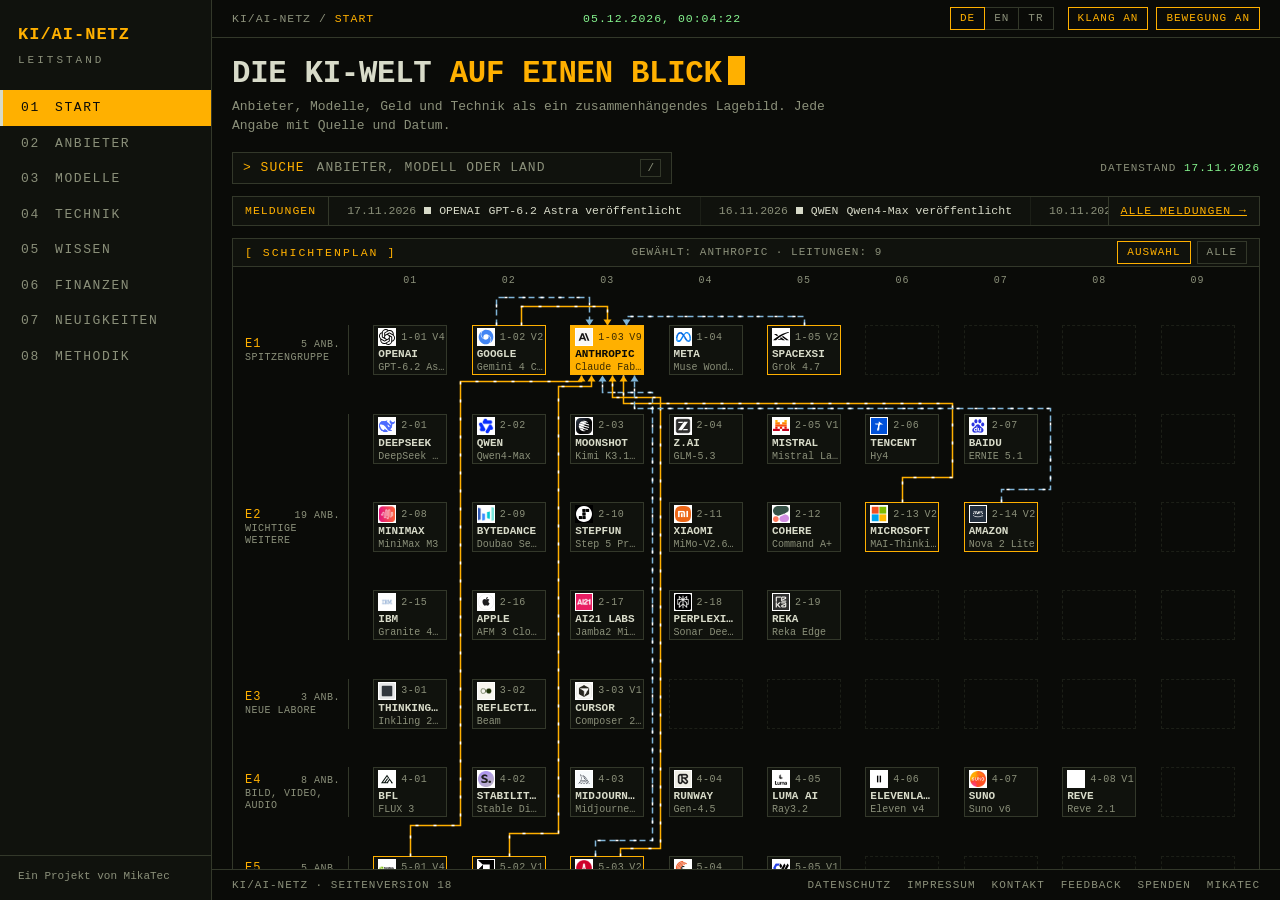
<file: index.html>
<!doctype html>
<html lang="de">
<head>
  <meta charset="utf-8">
  <meta name="viewport" content="width=device-width, initial-scale=1">
  <meta name="site-version" content="18">
  <meta name="description" content="Anbieter, Modelle, Geld und Technik als ein zusammenhängendes Lagebild. Jede Angabe mit Quelle und Datum.">
  <title>KI/AI-Netz</title>
  <link rel="icon" href="data:image/svg+xml,%3Csvg xmlns=%27http://www.w3.org/2000/svg%27 viewBox=%270 0 40 40%27%3E%3Crect width=%2740%27 height=%2740%27 fill=%27%230a0b08%27/%3E%3Crect x=%277%27 y=%277%27 width=%2711%27 height=%2711%27 fill=%27%23ffb000%27/%3E%3Crect x=%2722%27 y=%277%27 width=%2711%27 height=%2711%27 fill=%27%2333382a%27/%3E%3Crect x=%277%27 y=%2722%27 width=%2711%27 height=%2711%27 fill=%27%2333382a%27/%3E%3Crect x=%2722%27 y=%2722%27 width=%2711%27 height=%2711%27 fill=%27%23ffb000%27/%3E%3C/svg%3E">
  <link rel="stylesheet" href="css/leitstand.css?v=26">
</head>
<body data-bereich="start">
  <div class="seite">
    <aside class="leiste" id="leiste" aria-label="Seitennavigation"></aside>
    <div class="rahmen">
      <header class="kopf" id="kopf"></header>
      <main class="inhalt" id="inhalt" tabindex="-1">
        <section class="titel">
          <h1 id="seitentitel">Die KI-Welt <span>auf einen Blick</span></h1>
          <p class="vorspann" id="seitentext">Anbieter, Modelle, Geld und Technik als ein zusammenhängendes Lagebild. Jede Angabe mit Quelle und Datum.</p>
        </section>
        <div class="stapel" id="start"></div>
        <noscript>
          <p class="hinweis">Diese Seite braucht JavaScript für Navigation und Inhalte. · This site needs JavaScript for navigation and content. · Bu site gezinti ve içerik için JavaScript gerektirir.</p>
        </noscript>
      </main>
      <footer class="fuss" id="fuss"></footer>
    </div>
  </div>
  <script src="js/texte.js?v=20"></script>
  <script src="js/bereiche.js?v=16"></script>
  <script src="js/klang.js?v=2"></script>
  <script src="js/rahmen.js?v=5"></script>
  <script src="js/hilfen.js?v=3"></script>
  <script src="daten/anbieter.js?v=2"></script>
  <script src="daten/beziehungen.js?v=3"></script>
  <script src="daten/modelle.js?v=2"></script>
  <script src="daten/finanzen.js?v=2"></script>
  <script src="js/finanzen.js?v=2"></script>
  <script src="js/neuigkeiten.js?v=2"></script>
  <script src="js/start.js?v=5"></script>
</body>
</html>
</file>
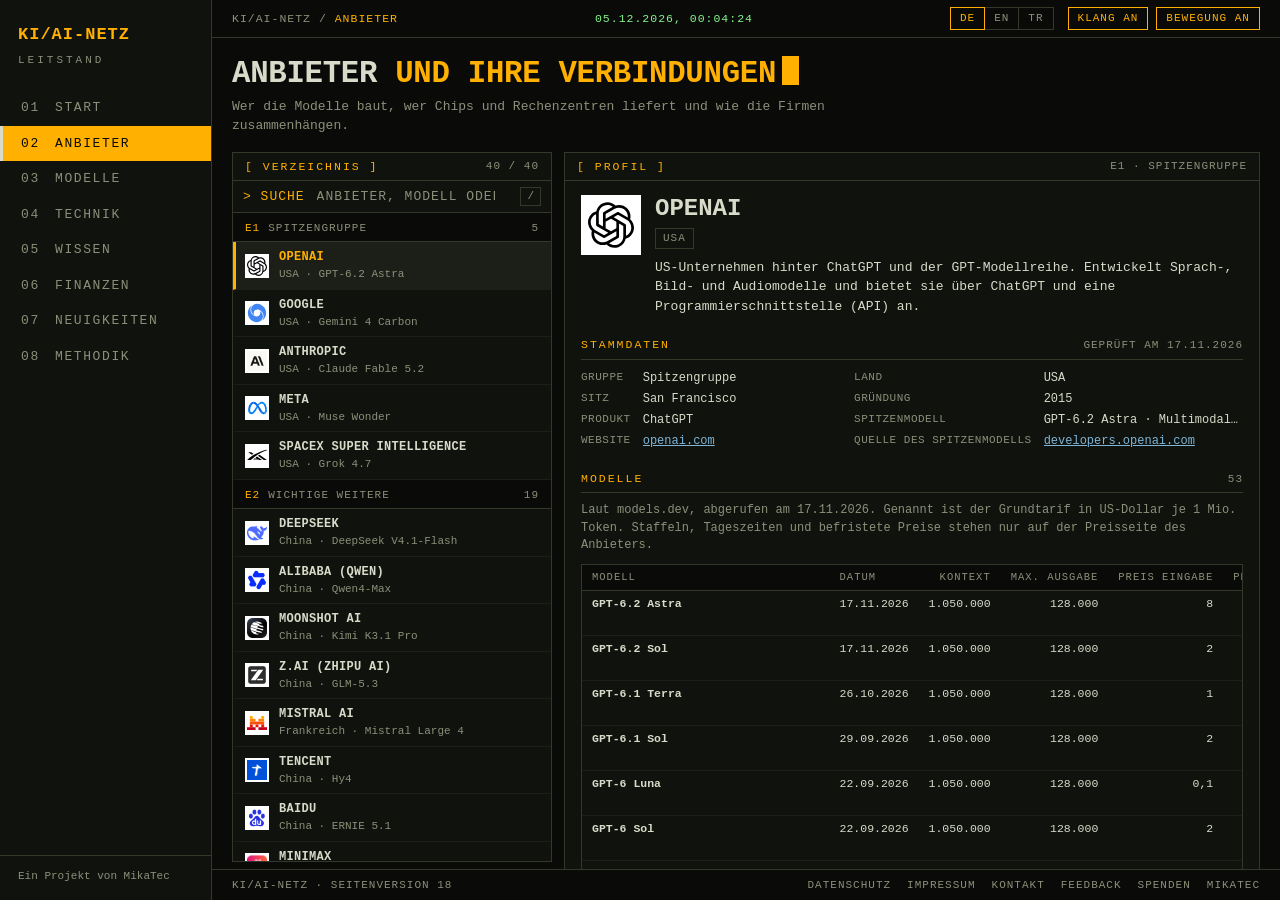
<file: anbieter.html>
<!doctype html>
<html lang="de">
<head>
  <meta charset="utf-8">
  <meta name="viewport" content="width=device-width, initial-scale=1">
  <meta name="site-version" content="18">
  <meta name="description" content="Wer die Modelle baut, wer Chips und Rechenzentren liefert und wie die Firmen zusammenhängen.">
  <title>Anbieter · KI/AI-Netz</title>
  <link rel="icon" href="data:image/svg+xml,%3Csvg xmlns=%27http://www.w3.org/2000/svg%27 viewBox=%270 0 40 40%27%3E%3Crect width=%2740%27 height=%2740%27 fill=%27%230a0b08%27/%3E%3Crect x=%277%27 y=%277%27 width=%2711%27 height=%2711%27 fill=%27%23ffb000%27/%3E%3Crect x=%2722%27 y=%277%27 width=%2711%27 height=%2711%27 fill=%27%2333382a%27/%3E%3Crect x=%277%27 y=%2722%27 width=%2711%27 height=%2711%27 fill=%27%2333382a%27/%3E%3Crect x=%2722%27 y=%2722%27 width=%2711%27 height=%2711%27 fill=%27%23ffb000%27/%3E%3C/svg%3E">
  <link rel="stylesheet" href="css/leitstand.css?v=26">
</head>
<body data-bereich="anbieter">
  <div class="seite">
    <aside class="leiste" id="leiste" aria-label="Seitennavigation"></aside>
    <div class="rahmen">
      <header class="kopf" id="kopf"></header>
      <main class="inhalt" id="inhalt" tabindex="-1">
        <section class="titel">
          <h1 id="seitentitel">Anbieter <span>und ihre Verbindungen</span></h1>
          <p class="vorspann" id="seitentext">Wer die Modelle baut, wer Chips und Rechenzentren liefert und wie die Firmen zusammenhängen.</p>
        </section>
        <div class="stapel" id="anbieter"></div>
        <noscript>
          <p class="hinweis">Diese Seite braucht JavaScript für Navigation und Inhalte. · This site needs JavaScript for navigation and content. · Bu site gezinti ve içerik için JavaScript gerektirir.</p>
        </noscript>
      </main>
      <footer class="fuss" id="fuss"></footer>
    </div>
  </div>
  <script src="js/texte.js?v=20"></script>
  <script src="js/bereiche.js?v=16"></script>
  <script src="js/klang.js?v=2"></script>
  <script src="js/rahmen.js?v=5"></script>
  <script src="js/hilfen.js?v=3"></script>
  <script src="daten/anbieter.js?v=2"></script>
  <script src="daten/beziehungen.js?v=3"></script>
  <script src="daten/modelle.js?v=2"></script>
  <script src="js/anbieter.js?v=2"></script>
</body>
</html>
</file>
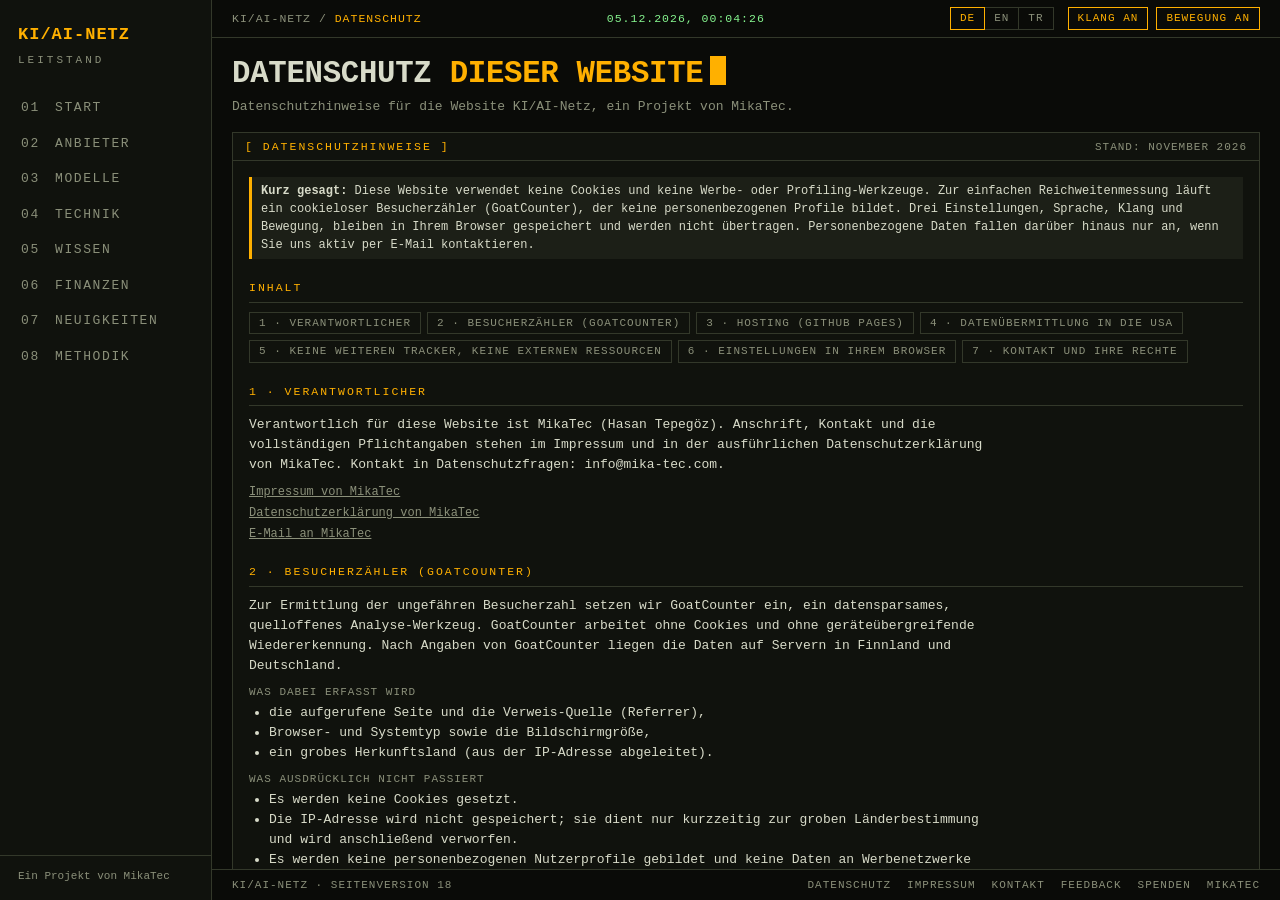
<file: datenschutz.html>
<!doctype html>
<html lang="de">
<head>
  <meta charset="utf-8">
  <meta name="viewport" content="width=device-width, initial-scale=1">
  <meta name="site-version" content="18">
  <meta name="description" content="Datenschutzhinweise für die Website KI/AI-Netz, ein Projekt von MikaTec.">
  <meta name="robots" content="noindex">
  <title>Datenschutz · KI/AI-Netz</title>
  <link rel="icon" href="data:image/svg+xml,%3Csvg xmlns=%27http://www.w3.org/2000/svg%27 viewBox=%270 0 40 40%27%3E%3Crect width=%2740%27 height=%2740%27 fill=%27%230a0b08%27/%3E%3Crect x=%277%27 y=%277%27 width=%2711%27 height=%2711%27 fill=%27%23ffb000%27/%3E%3Crect x=%2722%27 y=%277%27 width=%2711%27 height=%2711%27 fill=%27%2333382a%27/%3E%3Crect x=%277%27 y=%2722%27 width=%2711%27 height=%2711%27 fill=%27%2333382a%27/%3E%3Crect x=%2722%27 y=%2722%27 width=%2711%27 height=%2711%27 fill=%27%23ffb000%27/%3E%3C/svg%3E">
  <link rel="stylesheet" href="css/leitstand.css?v=26">
</head>
<body data-bereich="datenschutz">
  <div class="seite">
    <aside class="leiste" id="leiste" aria-label="Seitennavigation"></aside>
    <div class="rahmen">
      <header class="kopf" id="kopf"></header>
      <main class="inhalt" id="inhalt" tabindex="-1">
        <section class="titel">
          <h1 id="seitentitel">Datenschutz <span>dieser Website</span></h1>
          <p class="vorspann" id="seitentext">Datenschutzhinweise für die Website KI/AI-Netz, ein Projekt von MikaTec.</p>
        </section>
        <div class="stapel" id="datenschutz"></div>
        <noscript>
          <p class="hinweis">Diese Seite braucht JavaScript für Navigation und Inhalte. · This site needs JavaScript for navigation and content. · Bu site gezinti ve içerik için JavaScript gerektirir.</p>
        </noscript>
      </main>
      <footer class="fuss" id="fuss"></footer>
    </div>
  </div>
  <script src="js/texte.js?v=20"></script>
  <script src="js/bereiche.js?v=16"></script>
  <script src="js/klang.js?v=2"></script>
  <script src="js/rahmen.js?v=5"></script>
  <script src="js/hilfen.js?v=3"></script>
  <script src="daten/datenschutz.js?v=3"></script>
  <script src="js/datenschutz.js?v=1"></script>
</body>
</html>
</file>
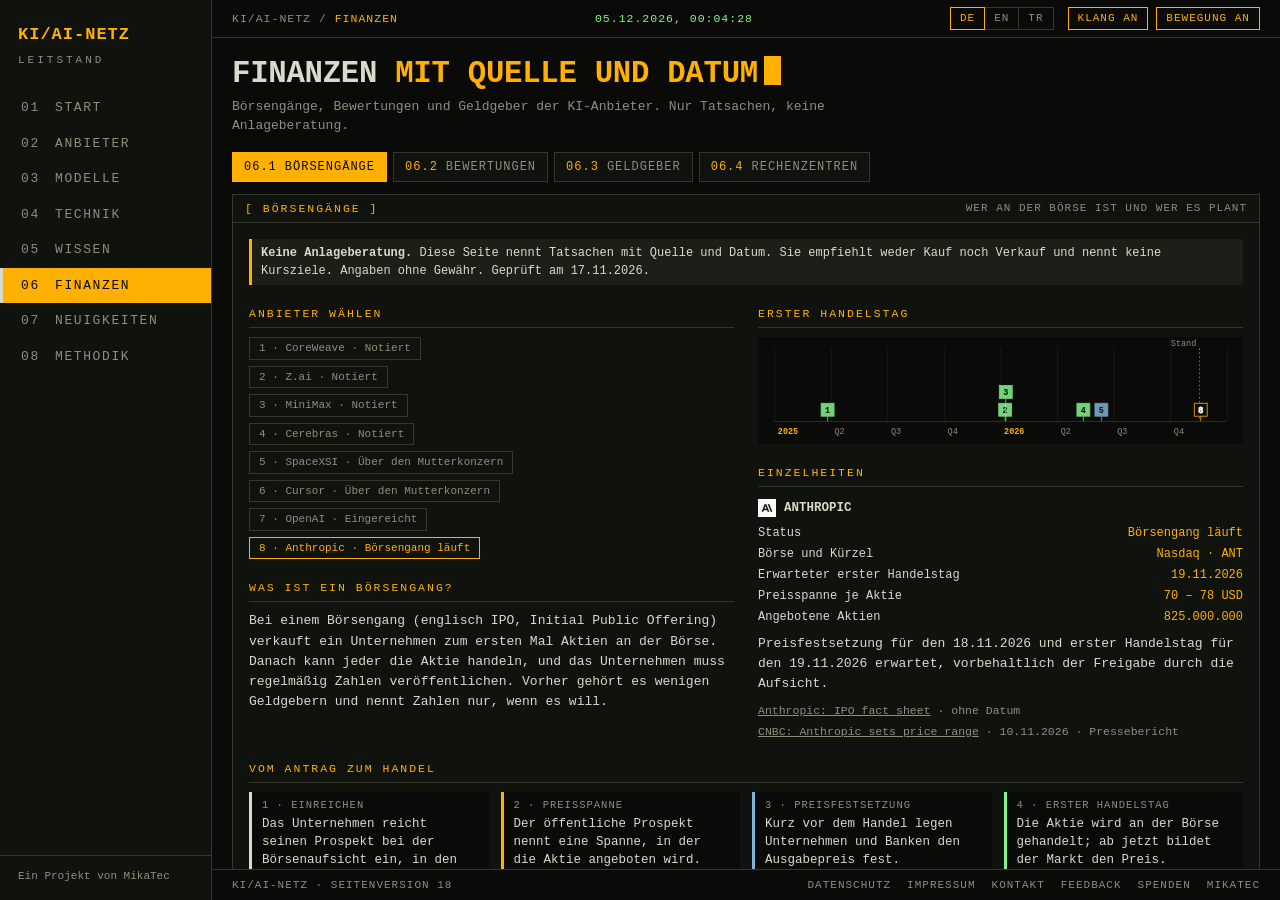
<file: finanzen.html>
<!doctype html>
<html lang="de">
<head>
  <meta charset="utf-8">
  <meta name="viewport" content="width=device-width, initial-scale=1">
  <meta name="site-version" content="18">
  <meta name="description" content="Börsengänge, Bewertungen und Geldgeber der KI-Anbieter. Nur Tatsachen, keine Anlageberatung.">
  <title>Finanzen · KI/AI-Netz</title>
  <link rel="icon" href="data:image/svg+xml,%3Csvg xmlns=%27http://www.w3.org/2000/svg%27 viewBox=%270 0 40 40%27%3E%3Crect width=%2740%27 height=%2740%27 fill=%27%230a0b08%27/%3E%3Crect x=%277%27 y=%277%27 width=%2711%27 height=%2711%27 fill=%27%23ffb000%27/%3E%3Crect x=%2722%27 y=%277%27 width=%2711%27 height=%2711%27 fill=%27%2333382a%27/%3E%3Crect x=%277%27 y=%2722%27 width=%2711%27 height=%2711%27 fill=%27%2333382a%27/%3E%3Crect x=%2722%27 y=%2722%27 width=%2711%27 height=%2711%27 fill=%27%23ffb000%27/%3E%3C/svg%3E">
  <link rel="stylesheet" href="css/leitstand.css?v=26">
</head>
<body data-bereich="finanzen">
  <div class="seite">
    <aside class="leiste" id="leiste" aria-label="Seitennavigation"></aside>
    <div class="rahmen">
      <header class="kopf" id="kopf"></header>
      <main class="inhalt" id="inhalt" tabindex="-1">
        <section class="titel">
          <h1 id="seitentitel">Finanzen <span>mit Quelle und Datum</span></h1>
          <p class="vorspann" id="seitentext">Börsengänge, Bewertungen und Geldgeber der KI-Anbieter. Nur Tatsachen, keine Anlageberatung.</p>
        </section>
        <div class="stapel" id="finanzen"></div>
        <noscript>
          <p class="hinweis">Diese Seite braucht JavaScript für Navigation und Inhalte. · This site needs JavaScript for navigation and content. · Bu site gezinti ve içerik için JavaScript gerektirir.</p>
        </noscript>
      </main>
      <footer class="fuss" id="fuss"></footer>
    </div>
  </div>
  <script src="js/texte.js?v=20"></script>
  <script src="js/bereiche.js?v=16"></script>
  <script src="js/klang.js?v=2"></script>
  <script src="js/rahmen.js?v=5"></script>
  <script src="js/hilfen.js?v=3"></script>
  <script src="daten/anbieter.js?v=2"></script>
  <script src="daten/beziehungen.js?v=3"></script>
  <script src="daten/finanzen.js?v=2"></script>
  <script src="js/finanzen.js?v=2"></script>
  <script src="js/finanzen-boerse.js?v=1"></script>
  <script src="js/finanzen-bewertungen.js?v=2"></script>
  <script src="js/finanzen-geldgeber.js?v=2"></script>
  <script src="js/finanzen-rechenzentren.js?v=1"></script>
  <script src="js/reiter.js?v=1"></script>
</body>
</html>
</file>
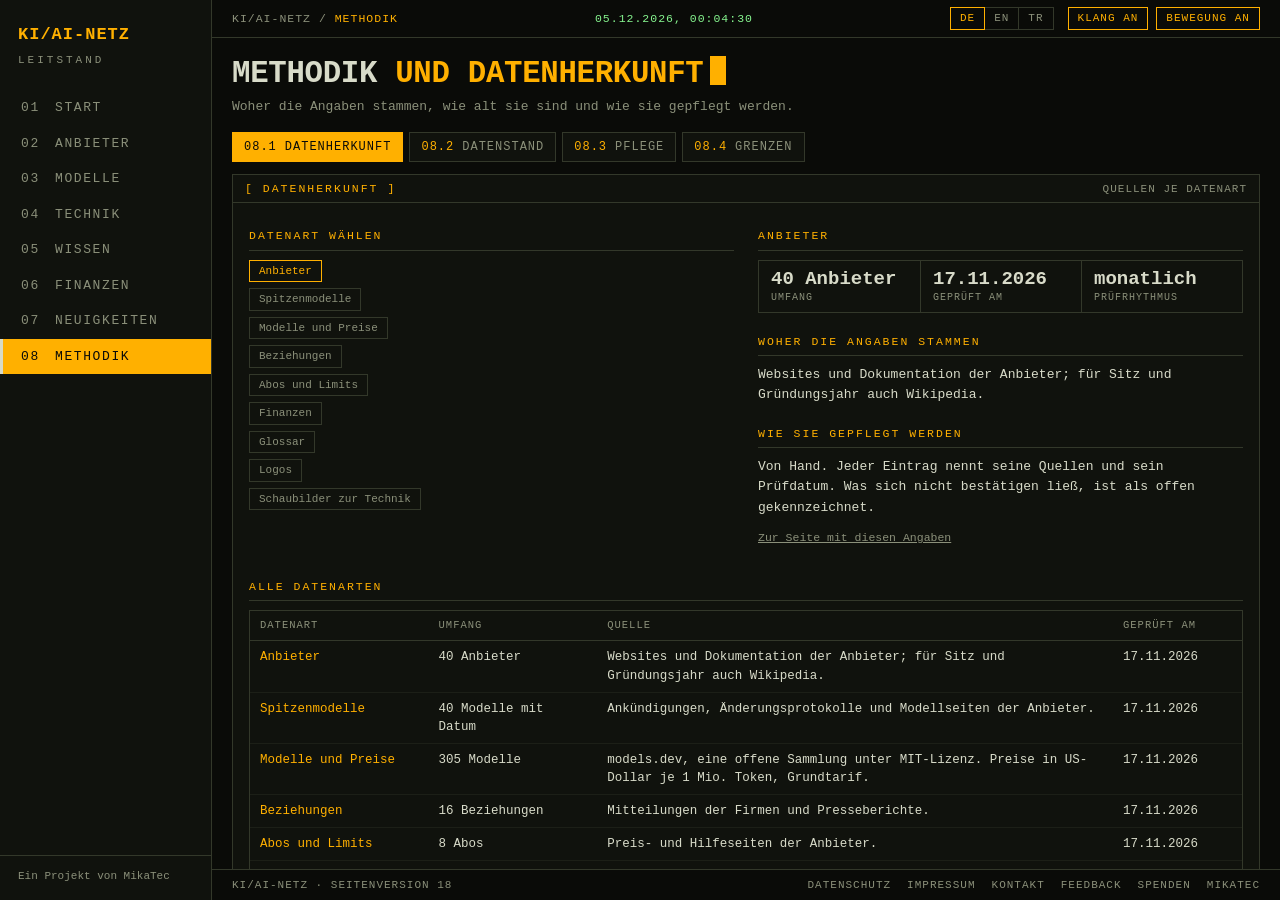
<file: methodik.html>
<!doctype html>
<html lang="de">
<head>
  <meta charset="utf-8">
  <meta name="viewport" content="width=device-width, initial-scale=1">
  <meta name="site-version" content="18">
  <meta name="description" content="Woher die Angaben stammen, wie alt sie sind und wie sie gepflegt werden.">
  <title>Methodik · KI/AI-Netz</title>
  <link rel="icon" href="data:image/svg+xml,%3Csvg xmlns=%27http://www.w3.org/2000/svg%27 viewBox=%270 0 40 40%27%3E%3Crect width=%2740%27 height=%2740%27 fill=%27%230a0b08%27/%3E%3Crect x=%277%27 y=%277%27 width=%2711%27 height=%2711%27 fill=%27%23ffb000%27/%3E%3Crect x=%2722%27 y=%277%27 width=%2711%27 height=%2711%27 fill=%27%2333382a%27/%3E%3Crect x=%277%27 y=%2722%27 width=%2711%27 height=%2711%27 fill=%27%2333382a%27/%3E%3Crect x=%2722%27 y=%2722%27 width=%2711%27 height=%2711%27 fill=%27%23ffb000%27/%3E%3C/svg%3E">
  <link rel="stylesheet" href="css/leitstand.css?v=26">
</head>
<body data-bereich="methodik">
  <div class="seite">
    <aside class="leiste" id="leiste" aria-label="Seitennavigation"></aside>
    <div class="rahmen">
      <header class="kopf" id="kopf"></header>
      <main class="inhalt" id="inhalt" tabindex="-1">
        <section class="titel">
          <h1 id="seitentitel">Methodik <span>und Datenherkunft</span></h1>
          <p class="vorspann" id="seitentext">Woher die Angaben stammen, wie alt sie sind und wie sie gepflegt werden.</p>
        </section>
        <div class="stapel" id="methodik"></div>
        <noscript>
          <p class="hinweis">Diese Seite braucht JavaScript für Navigation und Inhalte. · This site needs JavaScript for navigation and content. · Bu site gezinti ve içerik için JavaScript gerektirir.</p>
        </noscript>
      </main>
      <footer class="fuss" id="fuss"></footer>
    </div>
  </div>
  <script src="js/texte.js?v=20"></script>
  <script src="js/bereiche.js?v=16"></script>
  <script src="js/klang.js?v=2"></script>
  <script src="js/rahmen.js?v=5"></script>
  <script src="js/hilfen.js?v=3"></script>
  <script src="daten/anbieter.js?v=2"></script>
  <script src="daten/beziehungen.js?v=3"></script>
  <script src="daten/modelle.js?v=2"></script>
  <script src="daten/abos.js?v=3"></script>
  <script src="daten/finanzen.js?v=2"></script>
  <script src="daten/glossar.js?v=2"></script>
  <script src="daten/methodik.js?v=2"></script>
  <script src="js/methodik.js?v=1"></script>
  <script src="js/methodik-herkunft.js?v=1"></script>
  <script src="js/methodik-stand.js?v=2"></script>
  <script src="js/methodik-pflege.js?v=1"></script>
  <script src="js/methodik-grenzen.js?v=1"></script>
  <script src="js/reiter.js?v=1"></script>
</body>
</html>
</file>
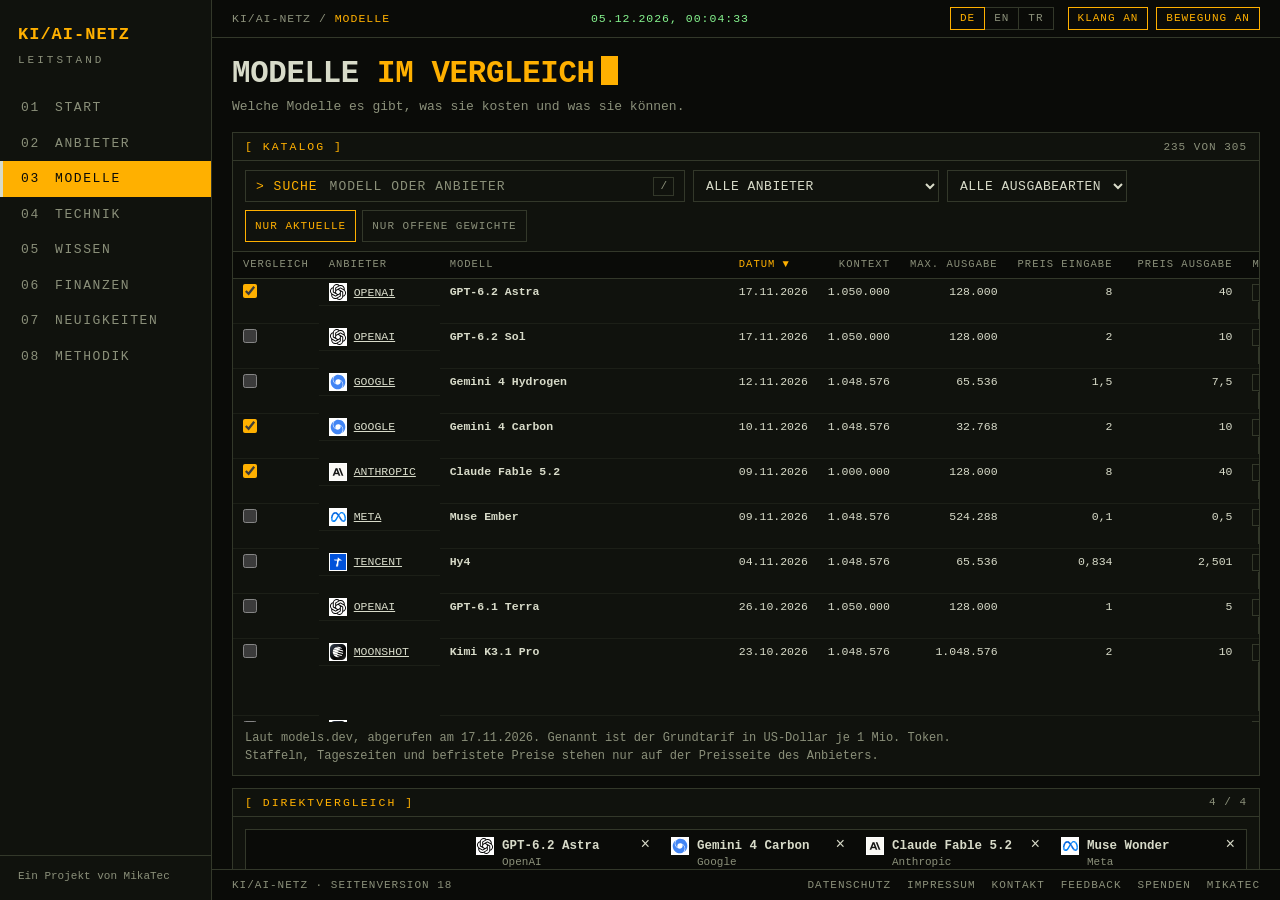
<file: modelle.html>
<!doctype html>
<html lang="de">
<head>
  <meta charset="utf-8">
  <meta name="viewport" content="width=device-width, initial-scale=1">
  <meta name="site-version" content="18">
  <meta name="description" content="Welche Modelle es gibt, was sie kosten und was sie können.">
  <title>Modelle · KI/AI-Netz</title>
  <link rel="icon" href="data:image/svg+xml,%3Csvg xmlns=%27http://www.w3.org/2000/svg%27 viewBox=%270 0 40 40%27%3E%3Crect width=%2740%27 height=%2740%27 fill=%27%230a0b08%27/%3E%3Crect x=%277%27 y=%277%27 width=%2711%27 height=%2711%27 fill=%27%23ffb000%27/%3E%3Crect x=%2722%27 y=%277%27 width=%2711%27 height=%2711%27 fill=%27%2333382a%27/%3E%3Crect x=%277%27 y=%2722%27 width=%2711%27 height=%2711%27 fill=%27%2333382a%27/%3E%3Crect x=%2722%27 y=%2722%27 width=%2711%27 height=%2711%27 fill=%27%23ffb000%27/%3E%3C/svg%3E">
  <link rel="stylesheet" href="css/leitstand.css?v=26">
</head>
<body data-bereich="modelle">
  <div class="seite">
    <aside class="leiste" id="leiste" aria-label="Seitennavigation"></aside>
    <div class="rahmen">
      <header class="kopf" id="kopf"></header>
      <main class="inhalt" id="inhalt" tabindex="-1">
        <section class="titel">
          <h1 id="seitentitel">Modelle <span>im Vergleich</span></h1>
          <p class="vorspann" id="seitentext">Welche Modelle es gibt, was sie kosten und was sie können.</p>
        </section>
        <div class="stapel" id="modelle"></div>
        <noscript>
          <p class="hinweis">Diese Seite braucht JavaScript für Navigation und Inhalte. · This site needs JavaScript for navigation and content. · Bu site gezinti ve içerik için JavaScript gerektirir.</p>
        </noscript>
      </main>
      <footer class="fuss" id="fuss"></footer>
    </div>
  </div>
  <script src="js/texte.js?v=20"></script>
  <script src="js/bereiche.js?v=16"></script>
  <script src="js/klang.js?v=2"></script>
  <script src="js/rahmen.js?v=5"></script>
  <script src="js/hilfen.js?v=3"></script>
  <script src="daten/anbieter.js?v=2"></script>
  <script src="daten/modelle.js?v=2"></script>
  <script src="js/modelle.js?v=3"></script>
</body>
</html>
</file>
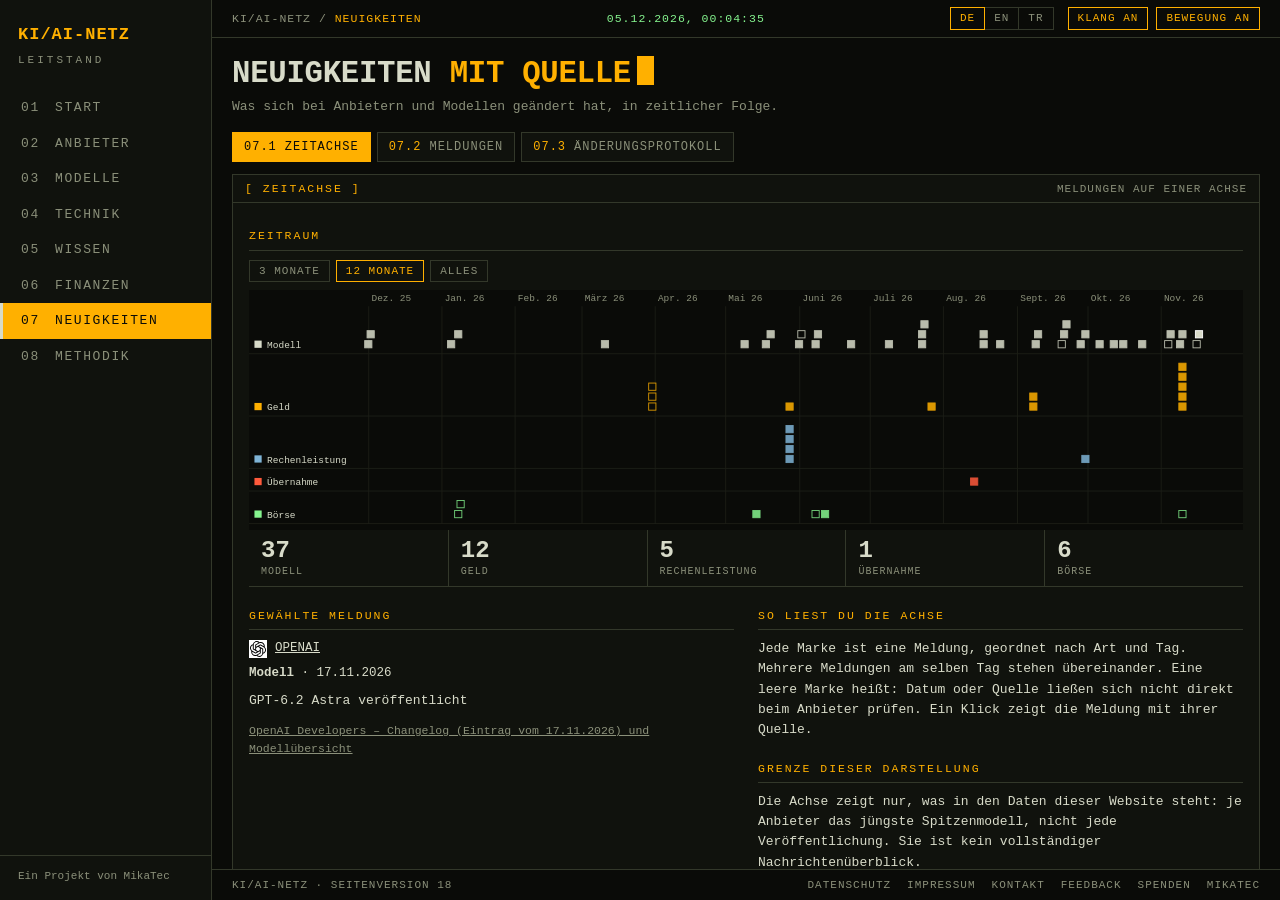
<file: neuigkeiten.html>
<!doctype html>
<html lang="de">
<head>
  <meta charset="utf-8">
  <meta name="viewport" content="width=device-width, initial-scale=1">
  <meta name="site-version" content="18">
  <meta name="description" content="Was sich bei Anbietern und Modellen geändert hat, in zeitlicher Folge.">
  <title>Neuigkeiten · KI/AI-Netz</title>
  <link rel="icon" href="data:image/svg+xml,%3Csvg xmlns=%27http://www.w3.org/2000/svg%27 viewBox=%270 0 40 40%27%3E%3Crect width=%2740%27 height=%2740%27 fill=%27%230a0b08%27/%3E%3Crect x=%277%27 y=%277%27 width=%2711%27 height=%2711%27 fill=%27%23ffb000%27/%3E%3Crect x=%2722%27 y=%277%27 width=%2711%27 height=%2711%27 fill=%27%2333382a%27/%3E%3Crect x=%277%27 y=%2722%27 width=%2711%27 height=%2711%27 fill=%27%2333382a%27/%3E%3Crect x=%2722%27 y=%2722%27 width=%2711%27 height=%2711%27 fill=%27%23ffb000%27/%3E%3C/svg%3E">
  <link rel="stylesheet" href="css/leitstand.css?v=26">
</head>
<body data-bereich="neuigkeiten">
  <div class="seite">
    <aside class="leiste" id="leiste" aria-label="Seitennavigation"></aside>
    <div class="rahmen">
      <header class="kopf" id="kopf"></header>
      <main class="inhalt" id="inhalt" tabindex="-1">
        <section class="titel">
          <h1 id="seitentitel">Neuigkeiten <span>mit Quelle</span></h1>
          <p class="vorspann" id="seitentext">Was sich bei Anbietern und Modellen geändert hat, in zeitlicher Folge.</p>
        </section>
        <div class="stapel" id="neuigkeiten"></div>
        <noscript>
          <p class="hinweis">Diese Seite braucht JavaScript für Navigation und Inhalte. · This site needs JavaScript for navigation and content. · Bu site gezinti ve içerik için JavaScript gerektirir.</p>
        </noscript>
      </main>
      <footer class="fuss" id="fuss"></footer>
    </div>
  </div>
  <script src="js/texte.js?v=20"></script>
  <script src="js/bereiche.js?v=16"></script>
  <script src="js/klang.js?v=2"></script>
  <script src="js/rahmen.js?v=5"></script>
  <script src="js/hilfen.js?v=3"></script>
  <script src="daten/anbieter.js?v=2"></script>
  <script src="daten/beziehungen.js?v=3"></script>
  <script src="daten/finanzen.js?v=2"></script>
  <script src="daten/protokoll.js?v=3"></script>
  <script src="js/finanzen.js?v=2"></script>
  <script src="js/neuigkeiten.js?v=2"></script>
  <script src="js/neuigkeiten-zeitachse.js?v=3"></script>
  <script src="js/neuigkeiten-meldungen.js?v=2"></script>
  <script src="js/neuigkeiten-protokoll.js?v=1"></script>
  <script src="js/reiter.js?v=1"></script>
</body>
</html>
</file>
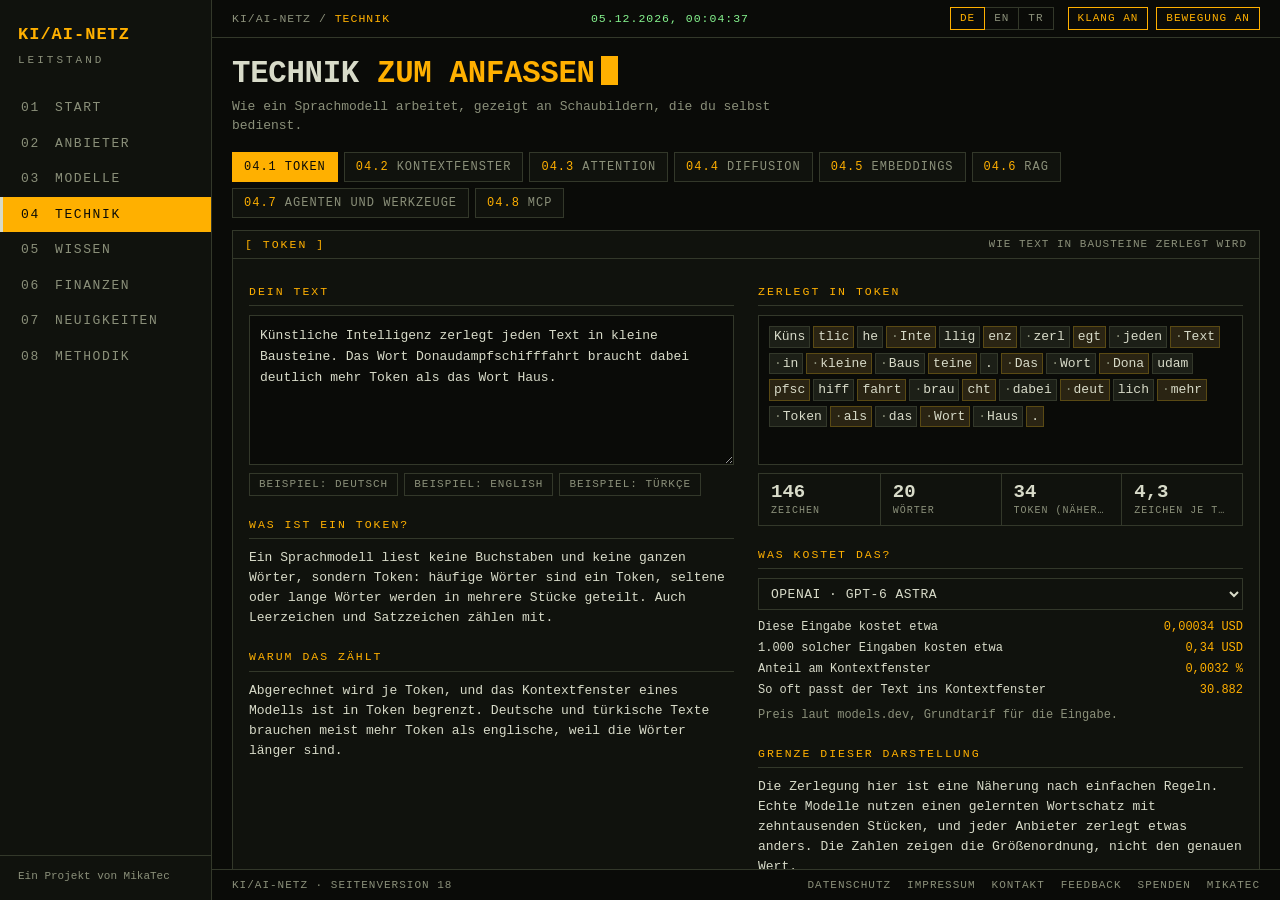
<file: technik.html>
<!doctype html>
<html lang="de">
<head>
  <meta charset="utf-8">
  <meta name="viewport" content="width=device-width, initial-scale=1">
  <meta name="site-version" content="18">
  <meta name="description" content="Wie ein Sprachmodell arbeitet, gezeigt an Schaubildern, die du selbst bedienst.">
  <title>Technik · KI/AI-Netz</title>
  <link rel="icon" href="data:image/svg+xml,%3Csvg xmlns=%27http://www.w3.org/2000/svg%27 viewBox=%270 0 40 40%27%3E%3Crect width=%2740%27 height=%2740%27 fill=%27%230a0b08%27/%3E%3Crect x=%277%27 y=%277%27 width=%2711%27 height=%2711%27 fill=%27%23ffb000%27/%3E%3Crect x=%2722%27 y=%277%27 width=%2711%27 height=%2711%27 fill=%27%2333382a%27/%3E%3Crect x=%277%27 y=%2722%27 width=%2711%27 height=%2711%27 fill=%27%2333382a%27/%3E%3Crect x=%2722%27 y=%2722%27 width=%2711%27 height=%2711%27 fill=%27%23ffb000%27/%3E%3C/svg%3E">
  <link rel="stylesheet" href="css/leitstand.css?v=26">
</head>
<body data-bereich="technik">
  <div class="seite">
    <aside class="leiste" id="leiste" aria-label="Seitennavigation"></aside>
    <div class="rahmen">
      <header class="kopf" id="kopf"></header>
      <main class="inhalt" id="inhalt" tabindex="-1">
        <section class="titel">
          <h1 id="seitentitel">Technik <span>zum Anfassen</span></h1>
          <p class="vorspann" id="seitentext">Wie ein Sprachmodell arbeitet, gezeigt an Schaubildern, die du selbst bedienst.</p>
        </section>
        <div class="stapel" id="technik"></div>
        <noscript>
          <p class="hinweis">Diese Seite braucht JavaScript für Navigation und Inhalte. · This site needs JavaScript for navigation and content. · Bu site gezinti ve içerik için JavaScript gerektirir.</p>
        </noscript>
      </main>
      <footer class="fuss" id="fuss"></footer>
    </div>
  </div>
  <script src="js/texte.js?v=20"></script>
  <script src="js/bereiche.js?v=16"></script>
  <script src="js/klang.js?v=2"></script>
  <script src="js/rahmen.js?v=5"></script>
  <script src="js/hilfen.js?v=3"></script>
  <script src="daten/anbieter.js?v=2"></script>
  <script src="daten/modelle.js?v=2"></script>
  <script src="js/technik-token.js?v=3"></script>
  <script src="js/technik-kontext.js?v=2"></script>
  <script src="js/technik-attention.js?v=1"></script>
  <script src="js/technik-agenten.js?v=3"></script>
  <script src="js/technik-rag.js?v=2"></script>
  <script src="js/technik-mcp.js?v=1"></script>
  <script src="js/technik-diffusion.js?v=1"></script>
  <script src="js/technik-embeddings.js?v=1"></script>
  <script src="js/reiter.js?v=1"></script>
</body>
</html>
</file>
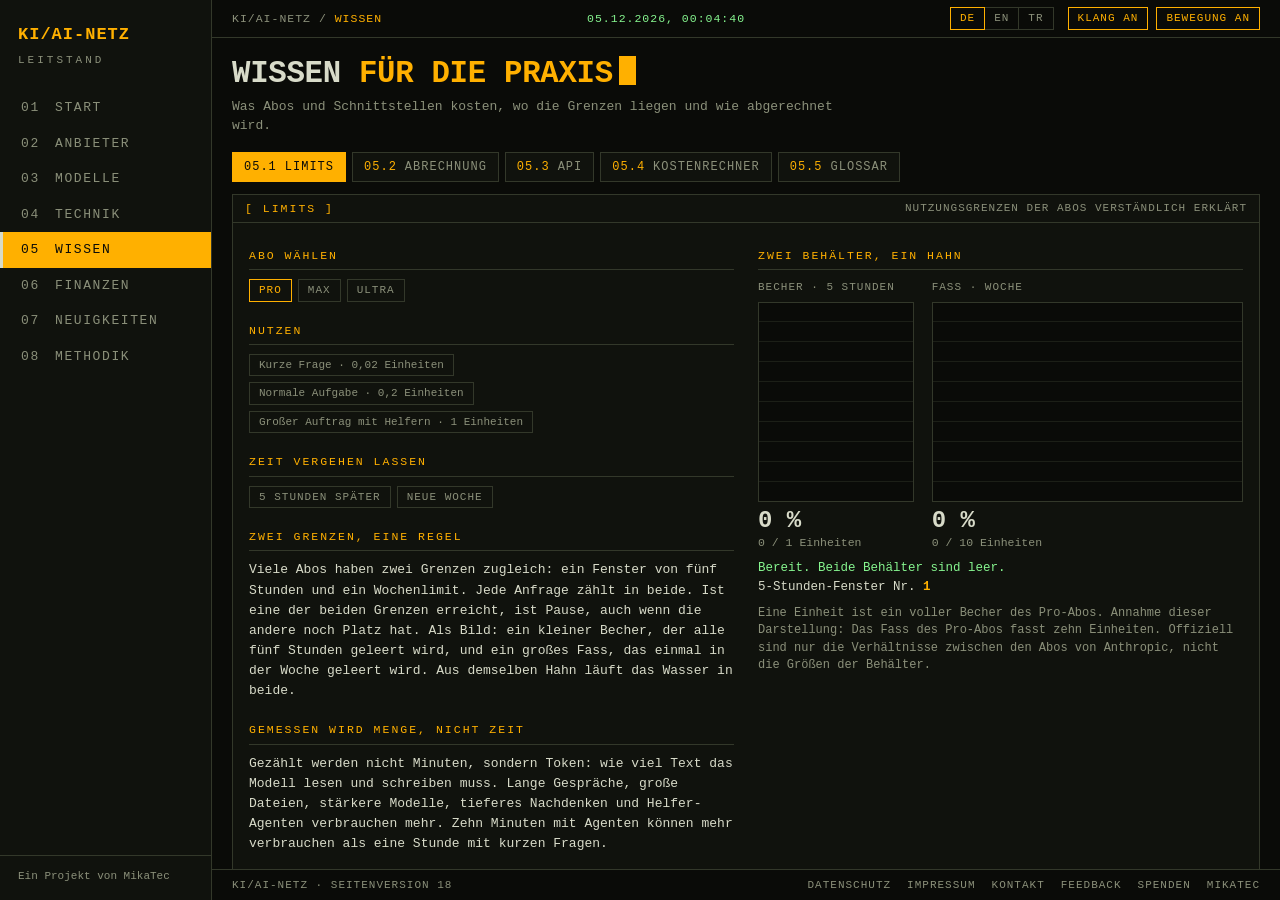
<file: wissen.html>
<!doctype html>
<html lang="de">
<head>
  <meta charset="utf-8">
  <meta name="viewport" content="width=device-width, initial-scale=1">
  <meta name="site-version" content="18">
  <meta name="description" content="Was Abos und Schnittstellen kosten, wo die Grenzen liegen und wie abgerechnet wird.">
  <title>Wissen · KI/AI-Netz</title>
  <link rel="icon" href="data:image/svg+xml,%3Csvg xmlns=%27http://www.w3.org/2000/svg%27 viewBox=%270 0 40 40%27%3E%3Crect width=%2740%27 height=%2740%27 fill=%27%230a0b08%27/%3E%3Crect x=%277%27 y=%277%27 width=%2711%27 height=%2711%27 fill=%27%23ffb000%27/%3E%3Crect x=%2722%27 y=%277%27 width=%2711%27 height=%2711%27 fill=%27%2333382a%27/%3E%3Crect x=%277%27 y=%2722%27 width=%2711%27 height=%2711%27 fill=%27%2333382a%27/%3E%3Crect x=%2722%27 y=%2722%27 width=%2711%27 height=%2711%27 fill=%27%23ffb000%27/%3E%3C/svg%3E">
  <link rel="stylesheet" href="css/leitstand.css?v=26">
</head>
<body data-bereich="wissen">
  <div class="seite">
    <aside class="leiste" id="leiste" aria-label="Seitennavigation"></aside>
    <div class="rahmen">
      <header class="kopf" id="kopf"></header>
      <main class="inhalt" id="inhalt" tabindex="-1">
        <section class="titel">
          <h1 id="seitentitel">Wissen <span>für die Praxis</span></h1>
          <p class="vorspann" id="seitentext">Was Abos und Schnittstellen kosten, wo die Grenzen liegen und wie abgerechnet wird.</p>
        </section>
        <div class="stapel" id="wissen"></div>
        <noscript>
          <p class="hinweis">Diese Seite braucht JavaScript für Navigation und Inhalte. · This site needs JavaScript for navigation and content. · Bu site gezinti ve içerik için JavaScript gerektirir.</p>
        </noscript>
      </main>
      <footer class="fuss" id="fuss"></footer>
    </div>
  </div>
  <script src="js/texte.js?v=20"></script>
  <script src="js/bereiche.js?v=16"></script>
  <script src="js/klang.js?v=2"></script>
  <script src="js/rahmen.js?v=5"></script>
  <script src="js/hilfen.js?v=3"></script>
  <script src="daten/anbieter.js?v=2"></script>
  <script src="daten/abos.js?v=3"></script>
  <script src="daten/modelle.js?v=2"></script>
  <script src="daten/glossar.js?v=2"></script>
  <script src="js/wissen-limits.js?v=2"></script>
  <script src="js/wissen-abrechnung.js?v=2"></script>
  <script src="js/wissen-api.js?v=3"></script>
  <script src="js/wissen-kostenrechner.js?v=2"></script>
  <script src="js/wissen-glossar.js?v=1"></script>
  <script src="js/reiter.js?v=1"></script>
</body>
</html>
</file>
<file: css/leitstand.css>
/* KI/AI-Netz · Gestaltung „Leitstand“ · gemeinsame Datei für alle Seiten */

/* ---------- 1. Grundwerte ---------- */

:root {
  color-scheme: dark;
  --schwarz: #0a0b08;
  --feld: #10120d;
  --raster: #1c1f17;
  --linie: #33382a;
  --text: #d8dbc9;
  --matt: #8b907a;
  --bernstein: #ffb000;
  --gruen: #86f58f;
  --rot: #ff5a3c;
  --blau: #7fb4d6;
  --mono: ui-monospace, "SF Mono", SFMono-Regular, Menlo, Consolas, "Liberation Mono", monospace;
  --abstand: 12px;
  --leiste: 212px;
}

* {
  box-sizing: border-box;
}

html,
body {
  height: 100%;
  margin: 0;
  overflow: hidden;
}

body {
  background: var(--schwarz);
  color: var(--text);
  font: 13px/1.5 var(--mono);
}

button,
input {
  font: inherit;
  color: inherit;
}

button {
  cursor: pointer;
}

a {
  color: inherit;
}

:focus-visible {
  outline: 1px solid var(--text);
  outline-offset: 2px;
}

[hidden] {
  display: none !important;
}

/* ---------- 2. Grundaufbau: Leiste links, Inhalt rechts ---------- */

.seite {
  display: grid;
  grid-template-columns: var(--leiste) minmax(0, 1fr);
  height: 100dvh;
}

.rahmen {
  min-width: 0;
  min-height: 0;
  display: grid;
  grid-template-rows: 38px minmax(0, 1fr) auto;
}

.sprung {
  position: absolute;
  left: 8px;
  top: -60px;
  z-index: 10;
  padding: 8px 12px;
  background: var(--bernstein);
  color: var(--schwarz);
  text-decoration: none;
  text-transform: uppercase;
  letter-spacing: 1px;
}

.sprung:focus {
  top: 8px;
}

/* ---------- 3. Seitenleiste ---------- */

.leiste {
  display: flex;
  flex-direction: column;
  gap: 22px;
  padding: 22px 0 16px;
  overflow: auto;
  background: var(--feld);
  border-right: 1px solid var(--linie);
}

.marke {
  display: block;
  padding: 0 18px;
  text-decoration: none;
}

.marke b {
  display: block;
  font-size: 17px;
  letter-spacing: 1px;
  color: var(--bernstein);
}

.marke small {
  display: block;
  margin-top: 4px;
  font-size: 11px;
  letter-spacing: 3px;
  text-transform: uppercase;
  color: var(--matt);
}

.leiste nav {
  display: grid;
}

.leiste nav a {
  display: grid;
  grid-template-columns: 34px 1fr;
  padding: 8px 18px;
  border-left: 3px solid transparent;
  text-decoration: none;
  text-transform: uppercase;
  letter-spacing: 1.6px;
  color: var(--matt);
}

.leiste nav a b {
  font-weight: inherit;
}

.leiste nav a:hover {
  color: var(--text);
  background: var(--raster);
}

.leiste nav a[aria-current] {
  color: var(--schwarz);
  background: var(--bernstein);
  border-left-color: var(--text);
}

.leiste-fuss {
  margin-top: auto;
  padding: 12px 18px 0;
  border-top: 1px solid var(--linie);
  font-size: 11px;
  line-height: 1.5;
  color: var(--matt);
}

/* ---------- 4. Kopfzeile ---------- */

.kopf {
  display: flex;
  justify-content: space-between;
  align-items: center;
  gap: 14px;
  padding: 0 20px;
  border-bottom: 1px solid var(--linie);
  font-size: 11.5px;
  letter-spacing: 1px;
  text-transform: uppercase;
}

.pfad {
  color: var(--matt);
  white-space: nowrap;
}

.pfad b {
  font-weight: 400;
  color: var(--bernstein);
}

.uhr {
  color: var(--gruen);
  font-variant-numeric: tabular-nums;
  white-space: nowrap;
}

.schalter {
  display: flex;
  align-items: center;
  gap: 8px;
}

.schalter button,
.umschalter button {
  padding: 2px 9px;
  border: 1px solid var(--linie);
  background: transparent;
  font-size: 11px;
  letter-spacing: 1px;
  text-transform: uppercase;
  color: var(--matt);
  white-space: nowrap;
}

.schalter button:hover,
.umschalter button:hover {
  color: var(--text);
}

.schalter button[aria-pressed="true"],
.umschalter button[aria-pressed="true"] {
  border-color: var(--bernstein);
  color: var(--bernstein);
}

.sprachwahl {
  display: flex;
  margin-right: 6px;
}

.sprachwahl button + button {
  border-left: 0;
}

/* ---------- 5. Inhalt und Titel ---------- */

.inhalt {
  display: grid;
  gap: var(--abstand);
  align-content: start;
  padding: 16px 20px 26px;
  overflow: auto;
}

.inhalt:focus {
  outline: 0;
}

.titel {
  display: grid;
  gap: 6px;
  padding: 2px 0 4px;
}

h1 {
  margin: 0;
  font: 700 clamp(21px, 2.4vw, 31px)/1.1 var(--mono);
  letter-spacing: -0.3px;
  text-transform: uppercase;
}

h1 span {
  color: var(--bernstein);
}

.zeiger {
  display: inline-block;
  width: 0.55em;
  height: 0.95em;
  margin-left: 6px;
  vertical-align: -0.1em;
  background: var(--bernstein);
  animation: blinken 1.1s steps(2) infinite;
}

.vorspann {
  max-width: 78ch;
  margin: 0;
  color: var(--matt);
}

.hinweis {
  margin: 0;
  padding: 10px 12px;
  border: 1px solid var(--linie);
  color: var(--matt);
}

.stapel {
  display: grid;
  gap: var(--abstand);
}

/* ---------- 6. Tafel: Kasten mit Kopfzeile ---------- */

.tafel {
  min-width: 0;
  border: 1px solid var(--linie);
  background: var(--feld);
}

.tafel > h2 {
  display: flex;
  justify-content: space-between;
  align-items: center;
  gap: 12px;
  height: 28px;
  margin: 0;
  padding: 0 12px;
  border-bottom: 1px solid var(--linie);
  font-size: 11.5px;
  font-weight: 400;
  letter-spacing: 2px;
  text-transform: uppercase;
  white-space: nowrap;
  color: var(--bernstein);
}

.tafel > h2 small {
  overflow: hidden;
  font-size: 11px;
  letter-spacing: 1px;
  text-overflow: ellipsis;
  color: var(--matt);
}

/* ---------- 7. Fußzeile ---------- */

.fuss {
  display: flex;
  flex-wrap: wrap;
  justify-content: space-between;
  gap: 4px 18px;
  padding: 7px 20px;
  border-top: 1px solid var(--linie);
  font-size: 11px;
  letter-spacing: 1px;
  text-transform: uppercase;
  color: var(--matt);
}

.fuss nav {
  display: flex;
  flex-wrap: wrap;
  gap: 4px 16px;
}

.fuss a {
  text-decoration: none;
}

.fuss a:hover {
  color: var(--text);
}

/* ---------- 8. Bewegung ---------- */

@keyframes blinken {
  50% {
    opacity: 0;
  }
}

@keyframes einschalten {
  from {
    opacity: 0;
  }
}

.ruhig .zeiger {
  animation: none;
}

@media (prefers-reduced-motion: reduce) {
  .zeiger {
    animation: none;
  }
}

/* ---------- 9. Schmale Ansichten ---------- */

@media (max-width: 900px) {
  :root {
    --leiste: 54px;
  }

  .leiste {
    gap: 16px;
    padding: 16px 0;
  }

  .marke {
    padding: 0 6px;
    text-align: center;
  }

  .marke b {
    font-size: 11px;
    letter-spacing: 0;
  }

  .marke small,
  .leiste-fuss,
  .leiste nav a b {
    display: none;
  }

  .leiste nav a {
    grid-template-columns: 1fr;
    padding: 10px 0;
    text-align: center;
  }

  .rahmen {
    grid-template-rows: auto minmax(0, 1fr) auto;
  }

  .kopf {
    flex-wrap: wrap;
    gap: 6px 10px;
    padding: 7px 12px;
  }

  .uhr {
    display: none;
  }

  .inhalt {
    padding: 14px 12px 24px;
  }

  .fuss {
    padding: 7px 12px;
  }
}

/* ---------- 10. Startseite: Suchzeile ---------- */

.werkzeugzeile {
  display: flex;
  flex-wrap: wrap;
  justify-content: space-between;
  align-items: center;
  gap: 8px 16px;
}

.befehl {
  display: flex;
  align-items: center;
  gap: 10px;
  width: min(440px, 100%);
  height: 32px;
  padding: 0 10px;
  border: 1px solid var(--linie);
  background: var(--feld);
}

.befehl:focus-within {
  border-color: var(--bernstein);
}

.befehl span {
  letter-spacing: 1px;
  text-transform: uppercase;
  white-space: nowrap;
  color: var(--bernstein);
}

.befehl input {
  flex: 1;
  min-width: 0;
  border: 0;
  outline: 0;
  background: transparent;
  letter-spacing: 1px;
  text-transform: uppercase;
}

.befehl input::placeholder {
  color: var(--matt);
}

.befehl kbd {
  padding: 0 6px;
  border: 1px solid var(--linie);
  font: inherit;
  font-size: 11px;
  color: var(--matt);
}

.standzeile {
  font-size: 11px;
  letter-spacing: 1px;
  text-transform: uppercase;
  color: var(--matt);
}

.standzeile b {
  font-weight: 400;
  color: var(--gruen);
}

/* Meldungsband: die jüngsten Meldungen als laufende Zeile. Ohne Bewegung steht die Zeile und rollt von Hand. */
.band {
  display: flex;
  align-items: stretch;
  min-width: 0;
  height: 30px;
  border: 1px solid var(--linie);
  background: var(--feld);
  font-size: 11.5px;
  line-height: 28px;
}

.band-kopf,
.band-alle {
  flex: 0 0 auto;
  padding: 0 12px;
  letter-spacing: 1px;
  text-transform: uppercase;
  white-space: nowrap;
  color: var(--bernstein);
}

.band-kopf {
  border-right: 1px solid var(--linie);
}

.band-alle {
  border-left: 1px solid var(--linie);
}

.band-fenster {
  flex: 1;
  min-width: 0;
  overflow: hidden;
}

.band-lauf {
  display: flex;
  gap: 0;
  width: max-content;
  animation: bandlauf var(--dauer, 60s) linear infinite;
}

.band:hover .band-lauf,
.band:focus-within .band-lauf {
  animation-play-state: paused;
}

.band-meldung {
  display: flex;
  align-items: center;
  gap: 8px;
  padding: 0 18px;
  border-right: 1px solid var(--raster);
  white-space: nowrap;
  text-decoration: none;
}

.band-meldung:hover span {
  color: var(--bernstein);
}

.band-meldung time {
  font-variant-numeric: tabular-nums;
  color: var(--matt);
}

.band-meldung i {
  width: 7px;
  height: 7px;
  background: var(--f);
}

.band-meldung b {
  font-weight: 400;
  text-transform: uppercase;
}

@keyframes bandlauf {
  from {
    transform: translateX(0);
  }

  to {
    transform: translateX(-50%);
  }
}

.ruhig .band-fenster {
  overflow-x: auto;
}

.ruhig .band-lauf {
  animation: none;
}

.ruhig .band-doppel {
  display: none;
}

@media (prefers-reduced-motion: reduce) {
  .band-fenster {
    overflow-x: auto;
  }

  .band-lauf {
    animation: none;
  }

  .band-doppel {
    display: none;
  }
}

@media (max-width: 760px) {
  .band-alle {
    display: none;
  }
}

/* ---------- 11. Startseite: Schichtenplan ---------- */

.umschalter {
  display: flex;
  gap: 6px;
}

.planhuelle {
  overflow-x: auto;
}

/* Die Gassen zwischen den Zellen tragen die Leitungen; sie wachsen mit der Fensterbreite. */
.plan {
  --gasse-hoch: clamp(20px, 1.9vw, 44px);
  --gasse-quer: clamp(34px, 3vw, 48px);
  position: relative;
  display: grid;
  grid-template-columns: 104px repeat(9, minmax(0, 1fr));
  column-gap: var(--gasse-hoch);
  row-gap: var(--gasse-quer);
  min-width: 1000px;
  padding: 8px var(--gasse-hoch) var(--gasse-quer) 12px;
  background: var(--schwarz);
}

.spaltenkopf {
  height: 12px;
  font-size: 10px;
  line-height: 12px;
  letter-spacing: 1px;
  text-align: center;
  color: var(--matt);
}

.ebene {
  display: flex;
  flex-direction: column;
  justify-content: center;
  min-height: 50px;
  padding-right: 8px;
  border-right: 1px solid var(--linie);
}

.ebene b {
  display: flex;
  justify-content: space-between;
  align-items: baseline;
  font-size: 12px;
  font-weight: 400;
  line-height: 15px;
  letter-spacing: 1px;
  color: var(--bernstein);
}

.ebene b em {
  font-size: 10px;
  font-style: normal;
  letter-spacing: 0.5px;
  text-transform: uppercase;
  color: var(--matt);
}

.ebene span {
  font-size: 10px;
  line-height: 12px;
  letter-spacing: 0.5px;
  text-transform: uppercase;
  overflow-wrap: anywhere;
  color: var(--matt);
}

.platz {
  display: grid;
  grid-template-rows: 18px 16px 12px;
  min-width: 0;
  height: 50px;
  padding: 2px 4px 1px;
  border: 1px solid var(--linie);
  background: var(--feld);
  text-align: left;
  animation: einschalten 0.25s steps(3) both;
  animation-delay: calc(var(--nummer, 0) * 18ms);
}

.platz .kennung {
  display: flex;
  align-items: center;
  gap: 5px;
  white-space: nowrap;
  font-size: 10px;
  letter-spacing: 0.5px;
  color: var(--matt);
}

.platz .kennung em {
  margin-left: auto;
  font-style: normal;
}

.platz b {
  overflow: hidden;
  font-size: 11px;
  line-height: 16px;
  letter-spacing: 0;
  text-overflow: ellipsis;
  text-transform: uppercase;
  white-space: nowrap;
}

.platz small {
  overflow: hidden;
  font-size: 10px;
  line-height: 12px;
  text-overflow: ellipsis;
  white-space: nowrap;
  color: var(--matt);
}

.platz:hover {
  border-color: var(--text);
}

.platz.nachbar {
  border-color: var(--bernstein);
}

.platz[aria-pressed="true"] {
  border-color: var(--bernstein);
  background: var(--bernstein);
  color: var(--schwarz);
}

.platz[aria-pressed="true"] small,
.platz[aria-pressed="true"] .kennung {
  color: #3d2c00;
}

.platz.gedimmt {
  opacity: 0.25;
}

.frei {
  height: 50px;
  border: 1px dashed var(--raster);
}

/* Originallogo auf hellem Grund; die Ausnahmen stehen im Datenfeld logoGrund. */
.logo {
  display: inline-grid;
  flex: 0 0 auto;
  place-items: center;
  width: 18px;
  height: 18px;
  padding: 1px;
  background: #fff;
}

.logo img {
  display: block;
  max-width: 100%;
  max-height: 100%;
}

.logo.dunkel {
  background: #000;
}

@media (prefers-color-scheme: dark) {
  .logo.system {
    background: #000;
  }
}

.logo.gross {
  width: 46px;
  height: 46px;
  padding: 6px;
}

#leitungen {
  position: absolute;
  inset: 0;
  width: 100%;
  height: 100%;
  overflow: visible;
  pointer-events: none;
}

#leitungen path {
  fill: none;
  stroke-width: 1.5;
}

#leitungen .fluss {
  stroke: #fff;
  stroke-dasharray: 3 15;
  animation: fluss 0.9s linear infinite;
}

.zeichenerklaerung {
  display: flex;
  flex-wrap: wrap;
  align-items: center;
  gap: 4px 20px;
  min-height: 28px;
  padding: 5px 12px;
  border-top: 1px solid var(--linie);
  font-size: 11px;
  letter-spacing: 1px;
  text-transform: uppercase;
  color: var(--matt);
}

.zeichenerklaerung i {
  display: inline-block;
  width: 7px;
  height: 7px;
  margin-right: 6px;
  background: var(--f);
}

.zeichenerklaerung u {
  display: inline-block;
  width: 22px;
  margin-right: 6px;
  border-top: 2px var(--s, solid) var(--f);
  vertical-align: middle;
  text-decoration: none;
}

.zeichenerklaerung span:last-child {
  margin-left: auto;
}

/* ---------- 12. Startseite: Auswahl und Lage ---------- */

.reihe {
  display: grid;
  grid-template-columns: minmax(0, 7fr) minmax(0, 5fr);
  gap: var(--abstand);
}

.reihe .tafel {
  display: grid;
  grid-template-rows: 28px minmax(0, 1fr);
  height: 330px;
}

.rolle {
  padding: 12px;
  overflow: auto;
}

.auswahl a {
  color: var(--blau);
}

.auswahl-kopf {
  display: flex;
  align-items: flex-start;
  gap: 12px;
}

.auswahl-kopf strong {
  display: block;
  font-size: 18px;
  line-height: 1.2;
  text-transform: uppercase;
}

.auswahl-kopf p {
  max-width: 80ch;
  margin: 4px 0 0;
  font-size: 12px;
  line-height: 1.45;
  color: var(--matt);
}

.auswahl-hinweis {
  margin: 10px 0 0;
  padding: 6px 9px;
  border-left: 3px solid var(--bernstein);
  background: var(--raster);
  font-size: 12px;
  line-height: 1.45;
}

.auswahl-offen {
  margin: 0 0 10px;
  font-size: 11px;
  color: var(--matt);
}

.werte {
  display: grid;
  grid-template-columns: max-content minmax(0, 1fr) max-content minmax(0, 1fr);
  gap: 3px 12px;
  margin: 12px 0 10px;
  padding: 9px 0;
  border-top: 1px solid var(--linie);
  border-bottom: 1px solid var(--linie);
  font-size: 12px;
}

.werte dt {
  font-size: 11px;
  letter-spacing: 0.5px;
  text-transform: uppercase;
  color: var(--matt);
}

.werte dd {
  margin: 0;
  overflow: hidden;
  text-overflow: ellipsis;
  white-space: nowrap;
}

.strecken {
  display: grid;
  grid-template-columns: max-content max-content max-content minmax(0, 1fr) max-content;
  gap: 3px 12px;
  font-size: 11.5px;
}

.strecken span {
  overflow: hidden;
  text-overflow: ellipsis;
  white-space: nowrap;
}

.strecken .kopfzeile {
  font-size: 11px;
  letter-spacing: 1px;
  text-transform: uppercase;
  color: var(--matt);
}

.strecken .art {
  text-transform: uppercase;
  color: var(--f);
}

.strecken .angabe {
  color: var(--matt);
}

.lagebild {
  display: grid;
  grid-template-rows: auto minmax(0, 1fr);
  min-height: 0;
}

.zahlen {
  display: grid;
  grid-template-columns: repeat(5, 1fr);
  border-bottom: 1px solid var(--linie);
}

.zahlen div {
  min-width: 0;
  padding: 8px 12px 7px;
}

.zahlen div + div {
  border-left: 1px solid var(--linie);
}

.zahlen b {
  display: block;
  font-size: 24px;
  line-height: 1.1;
  font-variant-numeric: tabular-nums;
}

.zahlen span {
  display: block;
  overflow: hidden;
  font-size: 10px;
  letter-spacing: 1px;
  text-overflow: ellipsis;
  text-transform: uppercase;
  white-space: nowrap;
  color: var(--matt);
}

.balkenpaar {
  display: grid;
  grid-template-columns: 1fr 1fr;
  min-height: 0;
  overflow: auto;
}

.balkenpaar > div {
  min-width: 0;
  padding: 9px 12px;
}

.balkenpaar > div + div {
  border-left: 1px solid var(--linie);
}

.balkenpaar h3 {
  margin: 0 0 7px;
  font-size: 10px;
  font-weight: 400;
  letter-spacing: 1px;
  text-transform: uppercase;
  color: var(--matt);
}

.balken {
  display: grid;
  grid-template-columns: max-content minmax(36px, 1fr) 2ch;
  align-items: center;
  gap: 0 8px;
  font-size: 11px;
  line-height: 19px;
}

.balken span {
  overflow: hidden;
  text-overflow: ellipsis;
  white-space: nowrap;
}

.balken i {
  display: block;
  height: 7px;
  background: var(--raster);
}

.balken i u {
  display: block;
  width: var(--w);
  height: 100%;
  background: var(--f, var(--text));
  transition: width 0.7s steps(14);
}

.balken em {
  font-style: normal;
  text-align: right;
  font-variant-numeric: tabular-nums;
}

@keyframes fluss {
  from {
    stroke-dashoffset: 18;
  }

  to {
    stroke-dashoffset: 0;
  }
}

.ruhig .platz {
  animation: none;
}

.ruhig .fluss {
  display: none;
}

.ruhig .balken i u {
  transition: none;
}

@media (prefers-reduced-motion: reduce) {
  .platz {
    animation: none;
  }

  .fluss {
    display: none;
  }

  .balken i u {
    transition: none;
  }
}

@media (max-width: 1180px) {
  .reihe {
    grid-template-columns: 1fr;
  }

  .reihe .tafel {
    height: auto;
    max-height: 420px;
  }
}

@media (max-width: 900px) {
  .zeichenerklaerung span:last-child {
    margin-left: 0;
  }

  .werte {
    grid-template-columns: max-content minmax(0, 1fr);
  }

  .zahlen {
    grid-template-columns: repeat(3, 1fr);
  }
}

/* ---------- 13. Anbieterseite: Verzeichnis und Profil ---------- */

.zweispalter {
  display: grid;
  grid-template-columns: minmax(250px, 320px) minmax(0, 1fr);
  align-items: start;
  gap: var(--abstand);
}

.verzeichnis {
  position: sticky;
  top: 0;
  display: grid;
  grid-template-rows: 28px auto minmax(0, 1fr);
  max-height: calc(100dvh - 190px);
}

.verzeichnis .befehl {
  width: auto;
  border-width: 0 0 1px;
}

.verz-liste {
  overflow: auto;
}

.verz-gruppe {
  display: flex;
  align-items: baseline;
  gap: 8px;
  margin: 0;
  padding: 7px 12px 5px;
  border-bottom: 1px solid var(--linie);
  background: var(--schwarz);
  font-size: 11px;
  font-weight: 400;
  letter-spacing: 1px;
  text-transform: uppercase;
  color: var(--matt);
}

.verz-gruppe b {
  font-weight: 400;
  color: var(--bernstein);
}

.verz-gruppe em {
  margin-left: auto;
  font-style: normal;
}

.verz-eintrag {
  display: flex;
  align-items: center;
  gap: 10px;
  width: 100%;
  padding: 6px 12px 6px 9px;
  border: 0;
  border-bottom: 1px solid var(--raster);
  border-left: 3px solid transparent;
  background: transparent;
  text-align: left;
}

.verz-eintrag span:last-child {
  min-width: 0;
}

.verz-eintrag b {
  display: block;
  overflow: hidden;
  font-size: 12px;
  letter-spacing: 0.3px;
  text-overflow: ellipsis;
  text-transform: uppercase;
  white-space: nowrap;
}

.verz-eintrag small {
  display: block;
  overflow: hidden;
  font-size: 11px;
  text-overflow: ellipsis;
  white-space: nowrap;
  color: var(--matt);
}

.verz-eintrag .logo {
  width: 24px;
  height: 24px;
  padding: 2px;
}

.verz-eintrag:hover {
  background: var(--raster);
}

.verz-eintrag[aria-pressed="true"] {
  border-left-color: var(--bernstein);
  background: var(--raster);
}

.verz-eintrag[aria-pressed="true"] b {
  color: var(--bernstein);
}

.verz-leer {
  margin: 0;
  padding: 12px;
  color: var(--matt);
}

.profil {
  padding: 14px 16px 18px;
}

.profil a,
.profil-verweis {
  color: var(--blau);
}

.profil-kopf {
  display: flex;
  align-items: flex-start;
  gap: 14px;
}

.profil-kopf .logo {
  width: 60px;
  height: 60px;
  padding: 7px;
}

.profil-kopf h2 {
  margin: 0;
  font-size: 24px;
  line-height: 1.15;
  text-transform: uppercase;
}

.profil-marken {
  display: flex;
  flex-wrap: wrap;
  gap: 6px;
  margin: 6px 0 0;
  font-size: 11px;
  letter-spacing: 1px;
  text-transform: uppercase;
}

.profil-marken span {
  padding: 1px 7px;
  border: 1px solid var(--linie);
  color: var(--matt);
}

.profil-marken .betont {
  border-color: var(--bernstein);
  color: var(--bernstein);
}

.profil-text {
  max-width: 86ch;
  margin: 9px 0 0;
  line-height: 1.5;
}

.profil-abschnitt {
  display: flex;
  justify-content: space-between;
  align-items: baseline;
  gap: 12px;
  margin: 20px 0 9px;
  padding-bottom: 5px;
  border-bottom: 1px solid var(--linie);
  font-size: 11.5px;
  font-weight: 400;
  letter-spacing: 2px;
  text-transform: uppercase;
  color: var(--bernstein);
}

.profil-abschnitt small {
  font-size: 11px;
  letter-spacing: 1px;
  color: var(--matt);
}

.profil .werte {
  margin: 0 0 8px;
  padding: 0;
  border: 0;
}

.profil-notiz {
  max-width: 100ch;
  margin: 0 0 9px;
  font-size: 12px;
  line-height: 1.45;
  color: var(--matt);
}

.profil-verweis {
  display: inline-block;
  margin-top: 8px;
  font-size: 12px;
  letter-spacing: 0.5px;
}

.profil > .profil-verweis {
  margin-top: 18px;
}

.tabellenhuelle {
  border: 1px solid var(--linie);
  overflow-x: auto;
}

.tabelle {
  width: 100%;
  border-collapse: collapse;
  font-size: 11.5px;
}

.tabelle th {
  padding: 5px 10px;
  border-bottom: 1px solid var(--linie);
  background: var(--schwarz);
  font-size: 10.5px;
  font-weight: 400;
  letter-spacing: 1px;
  text-align: left;
  text-transform: uppercase;
  white-space: nowrap;
  color: var(--matt);
}

.tabelle td {
  padding: 4px 10px;
  border-bottom: 1px solid var(--raster);
  vertical-align: top;
  white-space: nowrap;
}

.tabelle tr:last-child td {
  border-bottom: 0;
}

/* Die beiden letzten Spalten dürfen umbrechen, damit die Tabelle in die Breite passt. */
.tabelle td:nth-last-child(-n+2) {
  min-width: 120px;
  white-space: normal;
}

.tabelle .rechts {
  text-align: right;
  font-variant-numeric: tabular-nums;
}

.tabelle tr.matt td {
  color: var(--matt);
}

.tabelle b {
  font-weight: 700;
}

.merkmal {
  display: inline-block;
  margin: 0 0 0 6px;
  padding: 0 5px;
  border: 1px solid var(--linie);
  font-size: 10px;
  font-style: normal;
  letter-spacing: 0.5px;
  text-transform: uppercase;
  color: var(--matt);
}

td > .merkmal:first-child {
  margin-left: 0;
}

.quellenliste {
  display: grid;
  gap: 3px;
  margin: 0;
  padding: 0;
  list-style: none;
  font-size: 12px;
  color: var(--matt);
}

@media (max-width: 1180px) {
  .zweispalter {
    grid-template-columns: 1fr;
  }

  .verzeichnis {
    position: static;
    max-height: 340px;
  }
}

/* ---------- 14. Modellseite: Katalog, Vergleich, Schaubilder ---------- */

.filterzeile {
  display: flex;
  flex-wrap: wrap;
  align-items: center;
  gap: 8px;
  padding: 9px 12px;
  border-bottom: 1px solid var(--linie);
}

.filterzeile select {
  height: 32px;
  max-width: 100%;
  padding: 0 8px;
  border: 1px solid var(--linie);
  border-radius: 0;
  background: var(--feld);
  font: inherit;
  letter-spacing: 0.5px;
  text-transform: uppercase;
  color: var(--text);
}

.filterzeile .umschalter button {
  height: 32px;
}

.kataloghuelle {
  max-height: 470px;
  overflow: auto;
}

.kataloghuelle thead th {
  position: sticky;
  top: 0;
  z-index: 1;
}

.tabelle input[type="checkbox"] {
  width: 14px;
  height: 14px;
  margin: 1px 0 0;
  accent-color: var(--bernstein);
  cursor: pointer;
}

.tabelle a {
  color: var(--text);
}

.tabelle .firma {
  display: flex;
  align-items: center;
  gap: 7px;
  text-transform: uppercase;
}

.sortierknopf {
  padding: 0;
  border: 0;
  background: transparent;
  font: inherit;
  letter-spacing: inherit;
  text-transform: inherit;
  color: inherit;
}

.sortierknopf:hover,
.sortierknopf[aria-pressed="true"] {
  color: var(--bernstein);
}

.sortierknopf i {
  font-style: normal;
}

.tafel-rumpf {
  padding: 12px;
}

.tafel-notiz {
  max-width: 110ch;
  margin: 0;
  padding: 8px 12px 10px;
  font-size: 12px;
  line-height: 1.45;
  color: var(--matt);
}

.tafel-rumpf .tafel-notiz {
  padding: 8px 0 0;
}

.vergleich th[scope="row"] {
  width: 1%;
  border-bottom: 1px solid var(--raster);
  background: transparent;
}

.vergleich thead th {
  vertical-align: top;
  text-transform: none;
  white-space: normal;
  color: var(--text);
}

.vergleich td:nth-last-child(-n+2) {
  min-width: 0;
}

.vergleich-kopf {
  display: flex;
  align-items: flex-start;
  gap: 8px;
}

.vergleich-kopf span:nth-child(2) {
  flex: 1;
  min-width: 0;
}

.vergleich-kopf b {
  display: block;
  font-size: 12.5px;
  letter-spacing: 0;
}

.vergleich-kopf small {
  display: block;
  font-size: 11px;
  letter-spacing: 0;
  color: var(--matt);
}

.vergleich-kopf .sortierknopf {
  font-size: 16px;
  line-height: 1;
}

.bestwert {
  color: var(--gruen);
}

.schaubild {
  display: block;
  width: 100%;
  background: var(--schwarz);
}

.schaubild text {
  fill: var(--text);
  font: 10.5px var(--mono);
}

.schaubild .matt {
  fill: var(--matt);
}

.schaubild .betont {
  fill: var(--bernstein);
  font-weight: 700;
}

.schaubild .gitter {
  stroke: var(--raster);
}

.schaubild .punkt {
  cursor: pointer;
  opacity: 0.85;
}

.schaubild .punkt:hover,
.schaubild .punkt.gewaehlt {
  stroke: #fff;
  opacity: 1;
}

/* ---------- 15. Technikseite: Reiter und Schaubild „Token“ ---------- */

.reiter {
  display: flex;
  flex-wrap: wrap;
  gap: 6px;
}

.reiter button {
  padding: 5px 11px;
  border: 1px solid var(--linie);
  background: var(--feld);
  font-size: 12px;
  letter-spacing: 1px;
  text-transform: uppercase;
  color: var(--matt);
}

.reiter button span {
  margin-right: 8px;
  color: var(--bernstein);
}

.reiter button:hover:not(:disabled) {
  color: var(--text);
}

.reiter button[aria-pressed="true"] {
  border-color: var(--bernstein);
  background: var(--bernstein);
  color: var(--schwarz);
}

.reiter button[aria-pressed="true"] span {
  color: var(--schwarz);
}

.reiter button:disabled {
  cursor: default;
  opacity: 0.45;
}

.schaubild-rumpf {
  padding: 4px 16px 18px;
}

.zwei {
  display: grid;
  grid-template-columns: minmax(0, 1fr) minmax(0, 1fr);
  gap: 0 24px;
}

/* Breite Tabellen rollen in ihrer Hülle und drücken die Spalte nicht auf. */
.zwei > * {
  min-width: 0;
}

.eingabe {
  display: block;
  width: 100%;
  height: 150px;
  margin-bottom: 8px;
  padding: 10px;
  border: 1px solid var(--linie);
  border-radius: 0;
  background: var(--schwarz);
  font: inherit;
  line-height: 1.6;
  color: var(--text);
  resize: vertical;
}

.eingabe:focus {
  border-color: var(--bernstein);
  outline: 0;
}

.erklaerung {
  max-width: 80ch;
  margin: 0;
  line-height: 1.55;
}

.tokenfeld {
  min-height: 150px;
  max-height: 260px;
  padding: 10px 10px 6px;
  border: 1px solid var(--linie);
  background: var(--schwarz);
  overflow: auto;
}

.tok {
  display: inline-block;
  margin: 0 3px 5px 0;
  padding: 0 4px;
  border: 1px solid var(--linie);
  background: var(--raster);
  white-space: pre;
  animation: einschalten 0.2s steps(2) both;
  animation-delay: calc(var(--nummer, 0) * 14ms);
}

.tok:nth-child(even) {
  border-color: #5a4a14;
  background: #2a2413;
}

.tok i {
  margin-right: 1px;
  font-style: normal;
  color: var(--matt);
}

.zahlen.vier {
  grid-template-columns: repeat(4, 1fr);
  margin-top: 8px;
  border: 1px solid var(--linie);
}

.zahlen.vier b {
  font-size: 19px;
}

.schaubild-rumpf .umschalter {
  margin-bottom: 8px;
}

.filterzeile.schlicht {
  padding: 0 0 8px;
  border: 0;
}

.filterzeile.schlicht select {
  width: 100%;
}

.werte.rechnung {
  grid-template-columns: minmax(0, 1fr) max-content;
  margin: 0 0 8px;
  padding: 0;
  border: 0;
}

.werte.rechnung dt {
  font-size: 12px;
  letter-spacing: 0;
  text-transform: none;
  color: var(--text);
}

.werte.rechnung dd {
  text-align: right;
  font-variant-numeric: tabular-nums;
  color: var(--bernstein);
}

.ruhig .tok {
  animation: none;
}

@media (prefers-reduced-motion: reduce) {
  .tok {
    animation: none;
  }
}

@media (max-width: 1180px) {
  .zwei {
    grid-template-columns: minmax(0, 1fr);
  }
}

/* ---------- 16. Technikseite: Schaubild „Kontextfenster“ ---------- */

.regler {
  display: block;
  margin-bottom: 10px;
}

.regler-kopf {
  display: flex;
  justify-content: space-between;
  gap: 12px;
  font-size: 12px;
}

.regler-kopf b {
  font-weight: 400;
  font-variant-numeric: tabular-nums;
  color: var(--bernstein);
}

.regler input[type="range"] {
  display: block;
  width: 100%;
  height: 20px;
  margin: 2px 0 0;
  accent-color: var(--bernstein);
  cursor: pointer;
}

.fensterbalken {
  position: relative;
  display: flex;
  height: 44px;
  border: 1px solid var(--linie);
  background: var(--raster);
  overflow: hidden;
}

.fensterbalken i {
  display: block;
  height: 100%;
  transition: width 0.25s steps(8);
}

.fensterbalken i + i {
  box-shadow: -1px 0 0 0 var(--schwarz);
}

.fensterbalken u {
  position: absolute;
  top: 0;
  bottom: 0;
  width: 2px;
  background: var(--rot);
}

.fensterbalken.voll {
  border-color: var(--rot);
}

.fenstermeldung {
  margin: 8px 0 0;
  font-size: 12.5px;
  color: var(--gruen);
}

.fenstermeldung.voll {
  color: var(--rot);
}

.farbfeld {
  display: inline-block;
  width: 9px;
  height: 9px;
  margin-right: 8px;
}

.zahlen.vier + .werte.rechnung {
  margin-top: 12px;
}

.ruhig .fensterbalken i {
  transition: none;
}

@media (prefers-reduced-motion: reduce) {
  .fensterbalken i {
    transition: none;
  }
}

/* ---------- 17. Technikseite: Schaubild „Attention“ ---------- */

.att-zeile {
  display: flex;
  flex-wrap: nowrap;
  justify-content: space-between;
  gap: 4px;
  overflow-x: auto;
}

.att-zeile button,
.att-zeile span {
  flex: 0 0 auto;
  padding: 4px 8px;
  border: 1px solid var(--linie);
  background: var(--feld);
  font-size: 13px;
  white-space: nowrap;
}

.att-zeile button:hover {
  border-color: var(--text);
}

.att-zeile button[aria-pressed="true"] {
  border-color: var(--bernstein);
  background: var(--bernstein);
  color: var(--schwarz);
}

/* Je stärker das gewählte Wort auf ein Wort achtet, desto kräftiger dessen Rahmen und Grund. */
.att-zeile.unten span {
  border-color: color-mix(in srgb, var(--bernstein) calc(var(--staerke, 0) * 100%), var(--linie));
  background: color-mix(in srgb, #5a4a14 calc(var(--staerke, 0) * 100%), var(--feld));
}

.att-raum {
  display: block;
  width: 100%;
  height: 110px;
  background: var(--schwarz);
}

.att-raum line {
  stroke: var(--bernstein);
  stroke-linecap: butt;
}

.att-warnung {
  margin: 8px 0 0;
  padding: 5px 9px;
  border-left: 3px solid var(--bernstein);
  background: var(--raster);
  font-size: 12px;
}

.att-kopf {
  margin: 0 0 8px;
  font-size: 12.5px;
}

.att-kopf b {
  color: var(--bernstein);
}

.balken.att-balken {
  grid-template-columns: max-content minmax(36px, 1fr) 5ch;
}

/* ---------- 18. Technikseite: Schaubild „Agenten und Werkzeuge“ ---------- */

.kreislauf {
  display: grid;
  grid-template-columns: repeat(4, minmax(0, 1fr));
  gap: 18px;
}

.kreislauf div {
  position: relative;
  display: grid;
  place-items: center;
  min-height: 54px;
  padding: 6px;
  border: 1px solid var(--linie);
  background: var(--feld);
  font-size: 11.5px;
  line-height: 1.3;
  letter-spacing: 0.5px;
  text-align: center;
  text-transform: uppercase;
  color: var(--matt);
}

.kreislauf div + div::before {
  content: "▶";
  position: absolute;
  left: -15px;
  font-size: 10px;
  color: var(--matt);
}

.kreislauf div.aktiv {
  border-color: var(--bernstein);
  background: var(--bernstein);
  color: var(--schwarz);
}

.ablauf {
  display: grid;
  gap: 6px;
  max-height: 330px;
  margin: 0;
  padding: 0;
  list-style: none;
  overflow: auto;
}

.ablauf li {
  padding: 6px 10px;
  border-left: 3px solid var(--linie);
  background: var(--schwarz);
  font-size: 12.5px;
  line-height: 1.45;
}

.ablauf li.neu {
  animation: einschalten 0.3s steps(3) both;
}

.ablauf li b {
  display: block;
  font-size: 10.5px;
  font-weight: 400;
  letter-spacing: 1px;
  text-transform: uppercase;
  color: var(--matt);
}

.ablauf li code {
  font: inherit;
  overflow-wrap: anywhere;
  color: var(--blau);
}

.ablauf li.nutzer {
  border-left-color: var(--text);
}

.ablauf li.modell {
  border-left-color: var(--bernstein);
}

.ablauf li.aufruf {
  border-left-color: var(--blau);
}

.ablauf li.werkzeug {
  border-left-color: var(--gruen);
}

.ablauf li.werkzeug code {
  color: var(--gruen);
}

.ruhig .ablauf li.neu {
  animation: none;
}

/* ---------- 19. Technikseite: Schaubild „RAG“ ---------- */

.frage {
  display: block;
  width: 100%;
  height: 34px;
  margin-bottom: 8px;
  padding: 0 10px;
  border: 1px solid var(--linie);
  background: var(--schwarz);
  color: var(--text);
}

.frage:focus {
  border-color: var(--bernstein);
  outline: 0;
}

.umschalter.spalte {
  flex-direction: column;
  align-items: flex-start;
}

.umschalter.spalte button {
  text-align: left;
  text-transform: none;
  letter-spacing: 0;
}

.fundstellen {
  display: grid;
  gap: 8px;
}

.fundstelle {
  padding: 8px 10px;
  border: 1px solid var(--linie);
  background: var(--schwarz);
}

.fundkopf {
  display: flex;
  align-items: center;
  gap: 8px;
}

.fundkopf b {
  font-weight: 400;
  color: var(--bernstein);
}

.fundkopf strong {
  font-size: 12.5px;
  text-transform: uppercase;
}

.fundkopf i {
  flex: 1;
  height: 7px;
  background: var(--raster);
}

.fundkopf i u {
  display: block;
  height: 100%;
  background: var(--bernstein);
}

.fundstelle p {
  margin: 6px 0 0;
  font-size: 12.5px;
  line-height: 1.5;
  color: var(--matt);
}

.fundstelle mark {
  background: #5a4a14;
  color: var(--text);
}

.sicht {
  max-height: 240px;
  margin: 0 0 8px;
  padding: 10px;
  border: 1px solid var(--linie);
  background: var(--schwarz);
  font: inherit;
  font-size: 12px;
  line-height: 1.5;
  white-space: pre-wrap;
  overflow: auto;
}

/* ---------- 20. Technikseite: Schaubild „MCP“ ---------- */

.ablauf li code.block {
  display: block;
  margin-top: 3px;
  font-size: 11.5px;
}

/* ---------- 21. Technikseite: Schaubilder „Diffusion“ und „Embeddings“ ---------- */

.diffusionsbild {
  display: block;
  width: 100%;
  border: 1px solid var(--linie);
  background: var(--schwarz);
  image-rendering: pixelated;
}

.schaubild.karte {
  border: 1px solid var(--linie);
}

.schaubild.karte .wort {
  cursor: pointer;
}

.schaubild.karte .wort text {
  font-size: 13px;
}

.schaubild.karte .wort:hover text,
.schaubild.karte .wort.gewaehlt text {
  fill: var(--bernstein);
  font-weight: 700;
}

.schaubild.karte .wort.gewaehlt rect {
  stroke: #fff;
}

.schaubild.karte .wort:focus-visible {
  outline: 1px solid var(--text);
}

/* ---------- 22. Wissensseite: Baustein „Limits“ ---------- */

.behaelter {
  display: grid;
  grid-template-columns: minmax(0, 1fr) minmax(0, 2fr);
  gap: 18px;
}

.mass-name {
  display: block;
  margin-bottom: 6px;
  font-size: 11px;
  letter-spacing: 1px;
  text-transform: uppercase;
  color: var(--matt);
}

.mass-rohr {
  position: relative;
  height: 200px;
  border: 1px solid var(--linie);
  background: repeating-linear-gradient(to top, var(--schwarz) 0, var(--schwarz) 19px, var(--raster) 19px, var(--raster) 20px);
}

.mass-rohr i {
  position: absolute;
  right: 0;
  bottom: 0;
  left: 0;
  height: 0;
  background: var(--bernstein);
  transition: height 0.3s steps(6);
}

.mass b {
  display: block;
  margin-top: 6px;
  font-size: 24px;
  line-height: 1.1;
  font-variant-numeric: tabular-nums;
}

.mass-wert {
  display: block;
  font-size: 11.5px;
  color: var(--matt);
}

.mass.voll .mass-rohr {
  border-color: var(--rot);
}

.mass.voll .mass-rohr i {
  background: var(--rot);
}

.mass.voll b {
  color: var(--rot);
}

.mass.aus .mass-rohr {
  opacity: 0.35;
}

.schaubild-rumpf .umschalter button:disabled {
  cursor: default;
  opacity: 0.45;
}

.breit {
  margin-top: 6px;
}

.anbieterzeile {
  display: flex;
  align-items: center;
  gap: 8px;
  margin: 12px 0 6px;
  font-size: 12.5px;
  text-transform: uppercase;
}

.vergleich {
  width: 100%;
  min-width: 720px;
  table-layout: fixed;
  border-collapse: collapse;
  font-size: 12.5px;
  line-height: 1.45;
}

.vergleich th {
  padding: 7px 10px;
  border-bottom: 1px solid var(--linie);
  font-size: 10.5px;
  font-weight: 400;
  letter-spacing: 1px;
  text-align: left;
  text-transform: uppercase;
  color: var(--matt);
}

.vergleich td {
  padding: 7px 10px;
  border-bottom: 1px solid var(--raster);
  vertical-align: top;
}

.vergleich tr:last-child td {
  border-bottom: 0;
}

.vergleich td:first-child {
  color: var(--bernstein);
}

.vergleich th:first-child {
  width: 22%;
}

.vergleich.abos th:nth-child(1) {
  width: 9%;
}

.vergleich.abos th:nth-child(2) {
  width: 13%;
}

.vergleich.abos th:nth-child(3) {
  width: 31%;
}

.vergleich.abos th:nth-child(4) {
  width: 22%;
}

.vergleich.abos td:first-child {
  white-space: nowrap;
}

.vergleich.abos td:nth-child(2) {
  font-variant-numeric: tabular-nums;
}

.vergleich tr.gewaehlt td {
  background: var(--raster);
}

.ruhig .mass-rohr i {
  transition: none;
}

@media (prefers-reduced-motion: reduce) {
  .mass-rohr i {
    transition: none;
  }
}

/* ---------- 23. Wissensseite: Abrechnung, API, Kostenrechner, Glossar ---------- */

.balken.geld {
  grid-template-columns: max-content minmax(36px, 1fr) max-content;
  font-size: 12px;
  line-height: 26px;
}

.ablauf.offen {
  grid-template-columns: repeat(4, minmax(0, 1fr));
  gap: 12px;
  max-height: none;
  overflow: visible;
}

.ablauf.offen li span {
  display: block;
  margin-top: 2px;
}

.eingabe.niedrig {
  height: 84px;
}

.sicht.ganz {
  max-height: none;
}

.zahlen.vier.drei {
  grid-template-columns: repeat(3, 1fr);
}

.regler .frage {
  margin: 4px 0 0;
  font: inherit;
  font-variant-numeric: tabular-nums;
}

.kostenliste {
  margin-top: 8px;
}

.kostenliste .tabellenhuelle {
  max-height: 620px;
  overflow: auto;
}

.vergleich.kosten {
  min-width: 560px;
  font-variant-numeric: tabular-nums;
}

.vergleich.kosten th {
  position: sticky;
  top: 0;
  background: var(--feld);
}

.vergleich.kosten th:nth-child(1) {
  width: 8%;
}

.vergleich.kosten th:nth-child(2) {
  width: 36%;
}

.vergleich.kosten th:nth-child(3),
.vergleich.kosten th:nth-child(4) {
  width: 14%;
}

.vergleich.kosten th:nth-child(5) {
  width: 16%;
}

.vergleich.kosten td {
  padding: 4px 10px;
  vertical-align: middle;
}

.modellname {
  display: flex;
  align-items: center;
  gap: 8px;
  min-width: 0;
}

.modellname b {
  overflow: hidden;
  font-weight: 400;
  text-overflow: ellipsis;
  white-space: nowrap;
}

.glossarkopf {
  display: grid;
  grid-template-columns: minmax(0, 1fr) max-content;
  align-items: center;
  gap: 12px;
  padding-top: 12px;
}

.glossarkopf .frage,
.glossarkopf .att-kopf {
  margin: 0;
}

.glossar {
  display: grid;
  grid-template-columns: minmax(0, 280px) minmax(0, 1fr);
  margin: 12px 0 0;
  border: 1px solid var(--linie);
}

.glossar dt,
.glossar dd {
  margin: 0;
  padding: 8px 10px;
  border-bottom: 1px solid var(--raster);
  font-size: 12.5px;
  line-height: 1.5;
}

.glossar dt b {
  display: block;
  color: var(--bernstein);
}

.glossar dt span {
  display: block;
  font-size: 11px;
  color: var(--matt);
}

.glossar dd a {
  white-space: nowrap;
  color: var(--blau);
}

.glossar .leer {
  grid-column: 1 / -1;
  color: var(--matt);
}

@media (max-width: 1180px) {
  .ablauf.offen {
    grid-template-columns: 1fr 1fr;
  }
}

@media (max-width: 760px) {
  .ablauf.offen,
  .glossar {
    grid-template-columns: 1fr;
  }

  .glossar dt {
    border-bottom: 0;
    padding-bottom: 0;
  }
}

/* ---------- 24. Finanzseite ---------- */

.finanzhinweis {
  margin: 12px 0 0;
}

.beleg {
  display: block;
  font-size: 11.5px;
  color: var(--matt);
}

.belege {
  display: grid;
  gap: 3px;
}

div.belege {
  margin-top: 8px;
}

.balken.geld .modellname {
  display: inline-flex;
  margin-right: 8px;
  vertical-align: middle;
}

.vergleich.boerse th:nth-child(1) {
  width: 5%;
}

.vergleich.boerse th:nth-child(2) {
  width: 14%;
}

.vergleich.boerse th:nth-child(3) {
  width: 15%;
}

.vergleich.boerse th:nth-child(4),
.vergleich.boerse th:nth-child(5),
.vergleich.boerse th:nth-child(6) {
  width: 12%;
}

.vergleich.runden th:nth-child(1) {
  width: 9%;
}

.vergleich.runden th:nth-child(2) {
  width: 12%;
}

.vergleich.runden th:nth-child(3) {
  width: 14%;
}

.vergleich.runden th:nth-child(4),
.vergleich.runden th:nth-child(5) {
  width: 12%;
}

.vergleich.runden th:nth-child(6) {
  width: 24%;
}

.vergleich.kennzahlen th:nth-child(1) {
  width: 13%;
}

.vergleich.kennzahlen th:nth-child(2) {
  width: 17%;
}

.vergleich.kennzahlen th:nth-child(3) {
  width: 19%;
}

.vergleich.kennzahlen th:nth-child(4) {
  width: 14%;
}

.vergleich.kennzahlen th:nth-child(5) {
  width: 20%;
}

.vergleich.geldgeber th:nth-child(1) {
  width: 9%;
}

.vergleich.geldgeber th:nth-child(2) {
  width: 12%;
}

.vergleich.geldgeber th:nth-child(3) {
  width: 17%;
}

.vergleich.geldgeber th:nth-child(4) {
  width: 40%;
}

.vergleich.boerse td:first-child,
.vergleich.runden td:first-child,
.vergleich.geldgeber td:first-child {
  white-space: nowrap;
}

.vergleich.kennzahlen td:first-child {
  color: inherit;
}

.geldraster {
  display: grid;
  grid-template-columns: minmax(104px, 1.4fr) repeat(var(--spalten), minmax(0, 1fr));
  gap: 4px;
}

.rasterecke {
  align-self: end;
  font-size: 10px;
  letter-spacing: 0.5px;
  color: var(--matt);
}

.rasterkopf {
  display: flex;
  align-items: center;
  gap: 6px;
  min-width: 0;
  min-height: 30px;
  font-size: 11.5px;
}

.rasterkopf b {
  overflow: hidden;
  font-weight: 400;
  text-overflow: ellipsis;
  text-transform: uppercase;
  white-space: nowrap;
}

.rasterkopf.oben {
  flex-direction: column;
  align-items: flex-start;
  gap: 3px;
  padding-bottom: 3px;
  font-size: 10.5px;
}

.rasterkopf.oben b {
  max-width: 100%;
}

.rasterfeld {
  min-height: 30px;
  border: 1px solid var(--raster);
  background: var(--schwarz);
}

button.rasterfeld {
  border-color: var(--f);
  background: var(--f);
  cursor: pointer;
}

button.rasterfeld.offen {
  background: var(--schwarz);
}

button.rasterfeld:hover,
button.rasterfeld.gewaehlt {
  outline: 2px solid #fff;
  outline-offset: -2px;
}

.geldauswahl .anbieterzeile {
  margin-top: 0;
  flex-wrap: wrap;
}

/* ---------- 25. Neuigkeiten und Methodik ---------- */

/* Auf schmalen Bildschirmen behält die Zeitachse ihre Breite und rollt waagerecht. */
.zeitkarte {
  min-width: 760px;
}

.meldungskopf {
  display: grid;
  gap: 4px;
  padding-top: 12px;
}

.meldungskopf .glossarkopf {
  padding-top: 0;
}

.meldungsliste {
  margin: 8px 0 4px;
}

.erklaerung.einleitung {
  margin-top: 12px;
}

.vergleich.meldungen th:nth-child(1) {
  width: 9%;
}

.vergleich.meldungen th:nth-child(2) {
  width: 12%;
}

.vergleich.meldungen th:nth-child(3) {
  width: 14%;
}

.vergleich.meldungen th:nth-child(4) {
  width: 40%;
}

.vergleich.protokoll th:nth-child(1) {
  width: 11%;
}

.vergleich.protokoll th:nth-child(2) {
  width: 9%;
}

.vergleich.herkunft th:nth-child(1) {
  width: 18%;
}

.vergleich.herkunft th:nth-child(2) {
  width: 17%;
}

.vergleich.herkunft th:nth-child(3) {
  width: 52%;
}

.vergleich.datenstand th:nth-child(1) {
  width: 22%;
}

.vergleich.datenstand th:nth-child(2) {
  width: 11%;
}

.vergleich.datenstand th:nth-child(3) {
  width: 21%;
}

.vergleich.datenstand th:nth-child(4) {
  width: 19%;
}

.vergleich.datenstand td:first-child {
  color: inherit;
}

.vergleich.datenstand td {
  padding: 5px 10px;
  vertical-align: middle;
}

.vergleich.staende,
.vergleich.pflege {
  min-width: 0;
}

.vergleich.staende th:nth-child(1) {
  width: 62%;
}

.vergleich.pflege th:nth-child(1) {
  width: 30%;
}

.vergleich.pflege th:nth-child(2) {
  width: 42%;
}

.vergleich.meldungen td:first-child,
.vergleich.protokoll td:first-child {
  white-space: nowrap;
}

/* ---------- 26. Datenschutzseite ---------- */

.rechtstext .erklaerung {
  max-width: 96ch;
  margin-bottom: 8px;
}

.rechtstext .umschalter {
  flex-wrap: wrap;
}

.rechtstext .listentitel {
  margin: 8px 0 2px;
  font-size: 11px;
  letter-spacing: 1px;
  text-transform: uppercase;
  color: var(--matt);
}

.rechtstext .punkte {
  max-width: 96ch;
  margin: 0 0 8px;
  padding-left: 20px;
  line-height: 1.55;
}

.rechtstext .quellenliste {
  margin-bottom: 4px;
}

.rechtstext .profil-abschnitt:focus {
  outline: 0;
  color: var(--text);
}

.rechtstext .schluss {
  margin-top: 16px;
  padding-top: 10px;
  border-top: 1px solid var(--linie);
}
</file>
